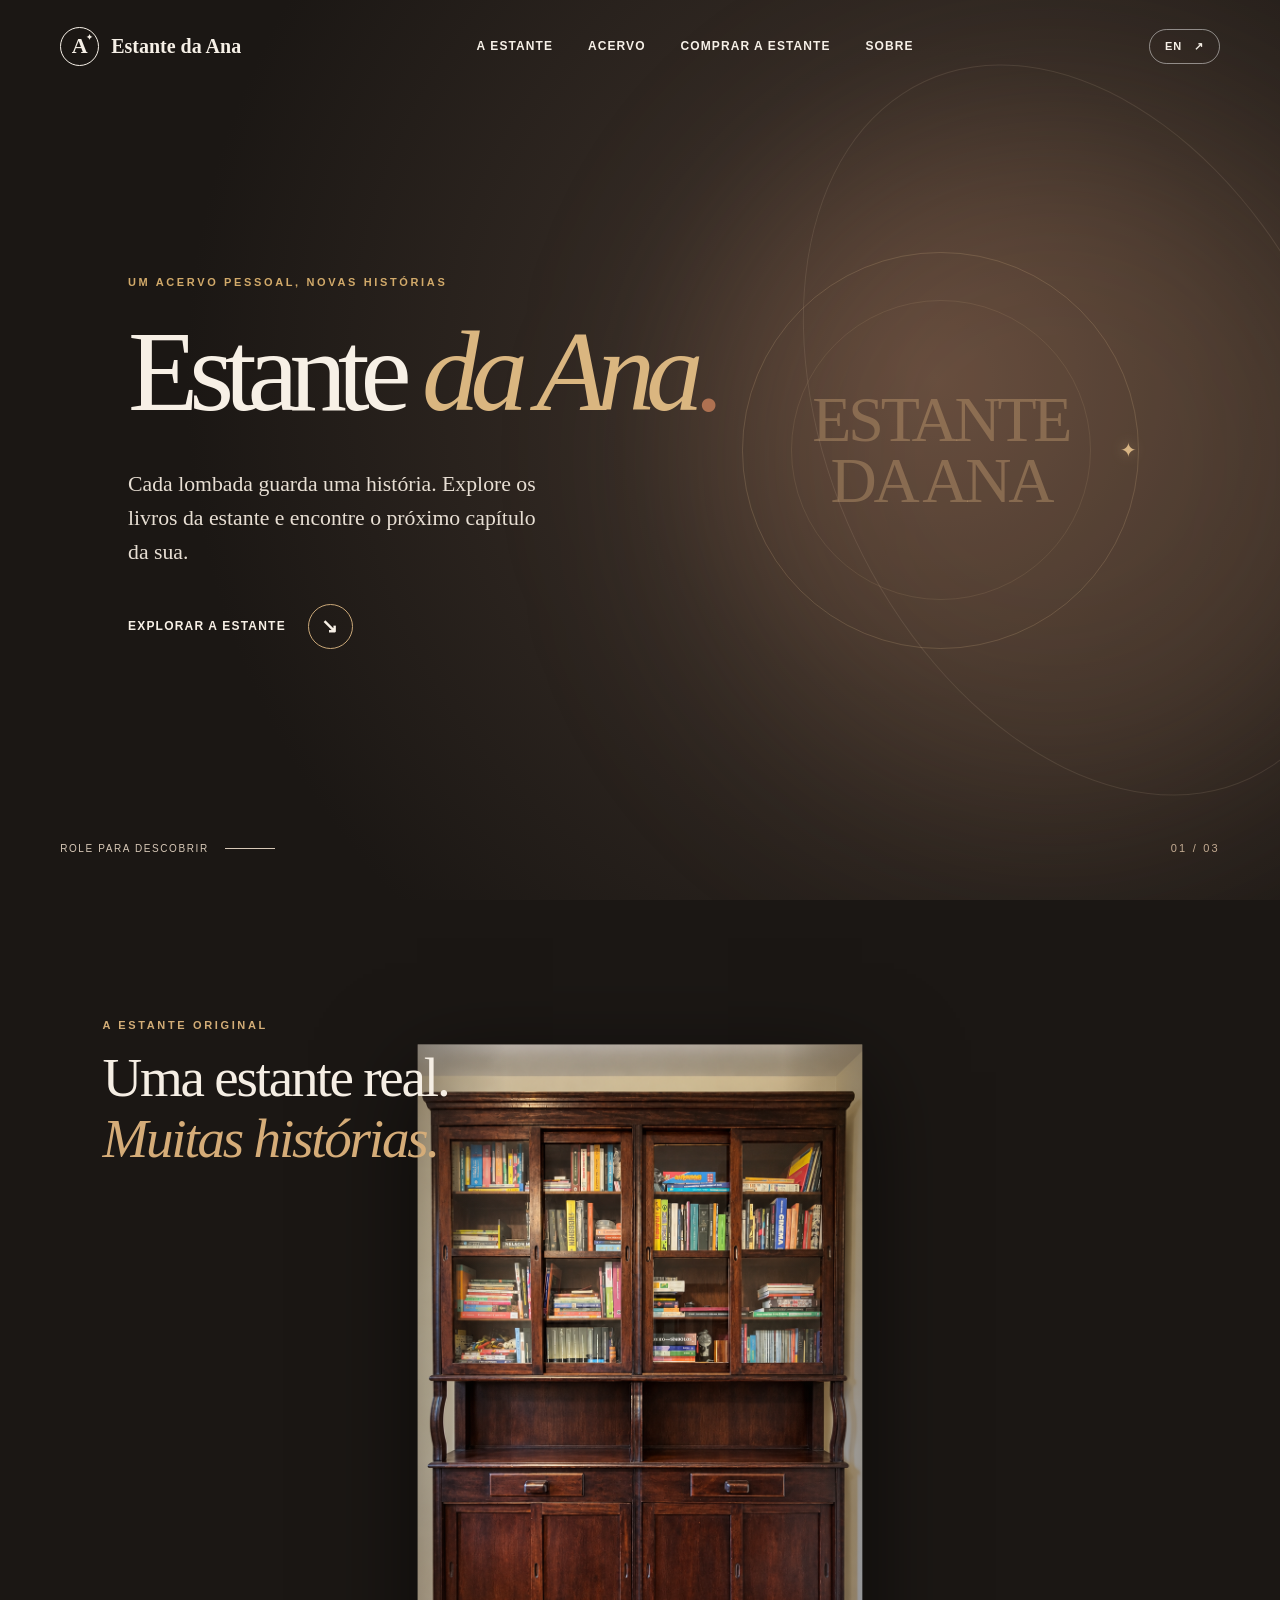
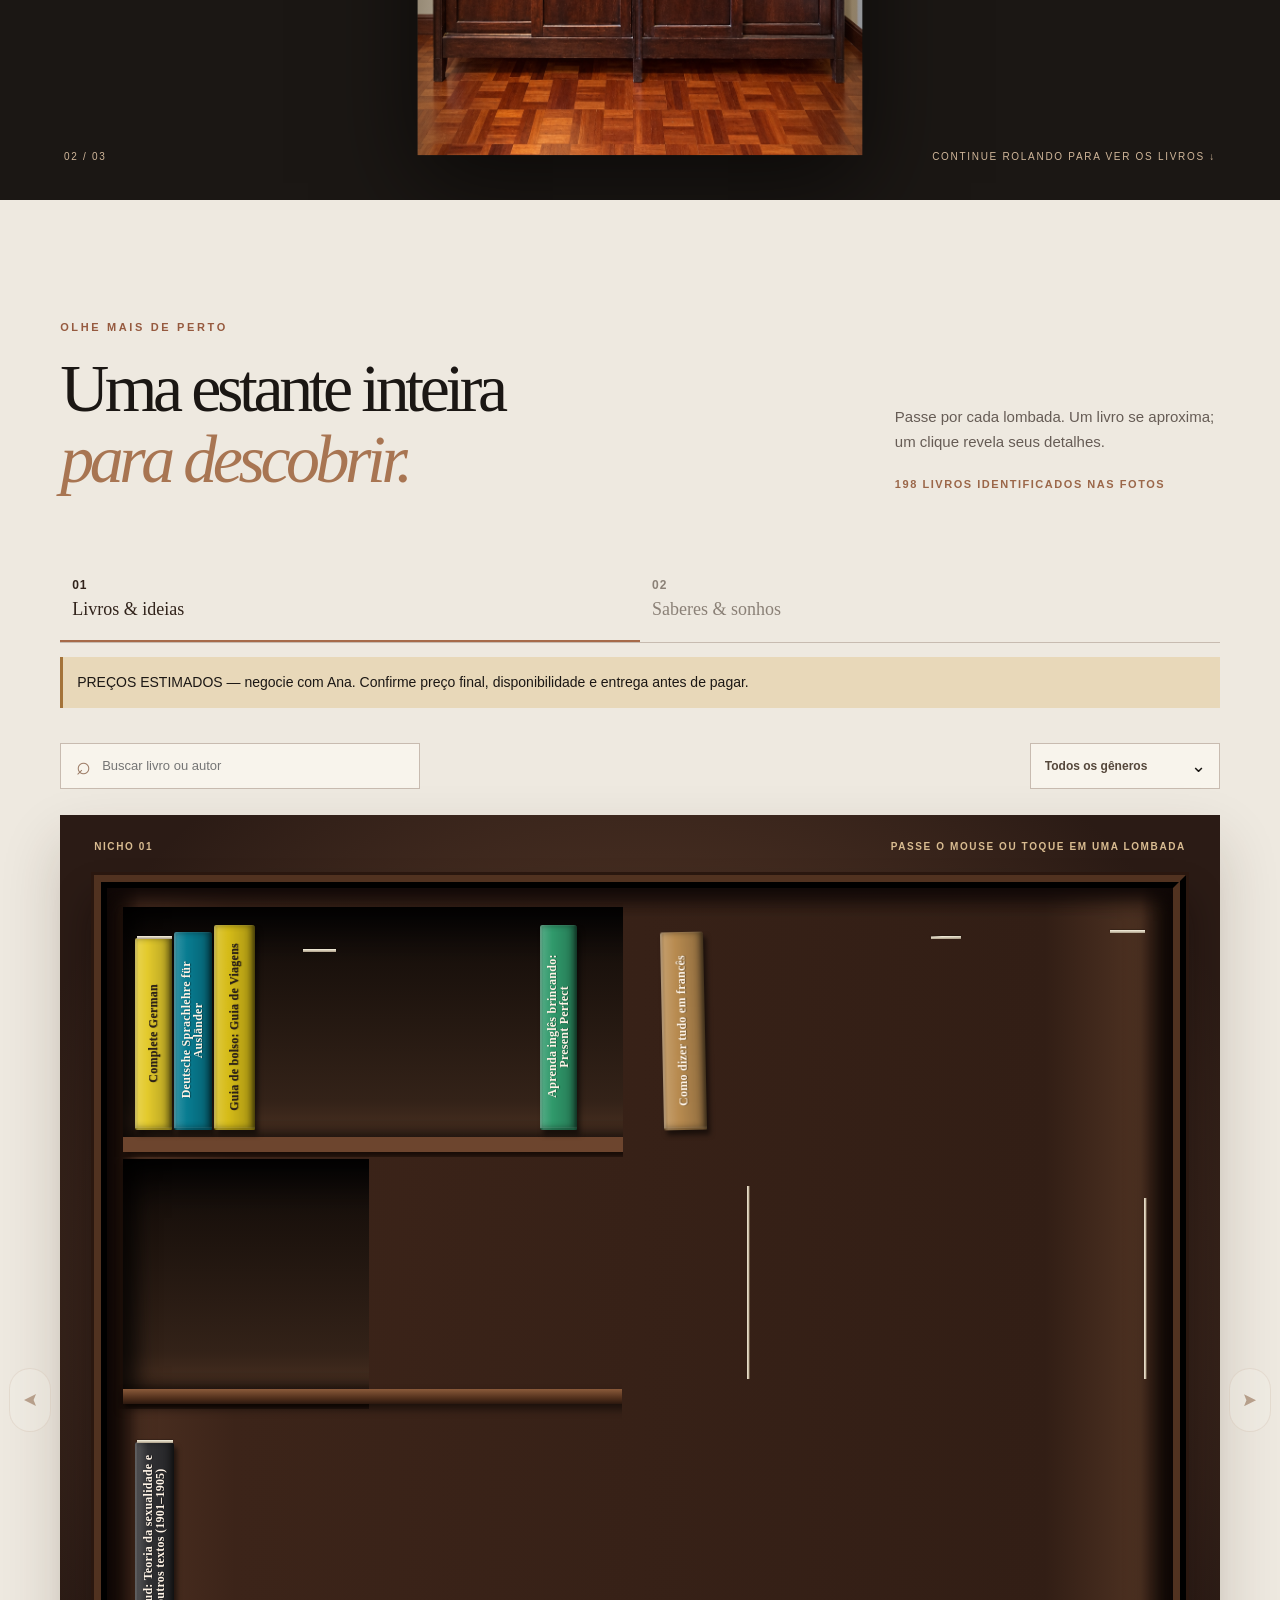
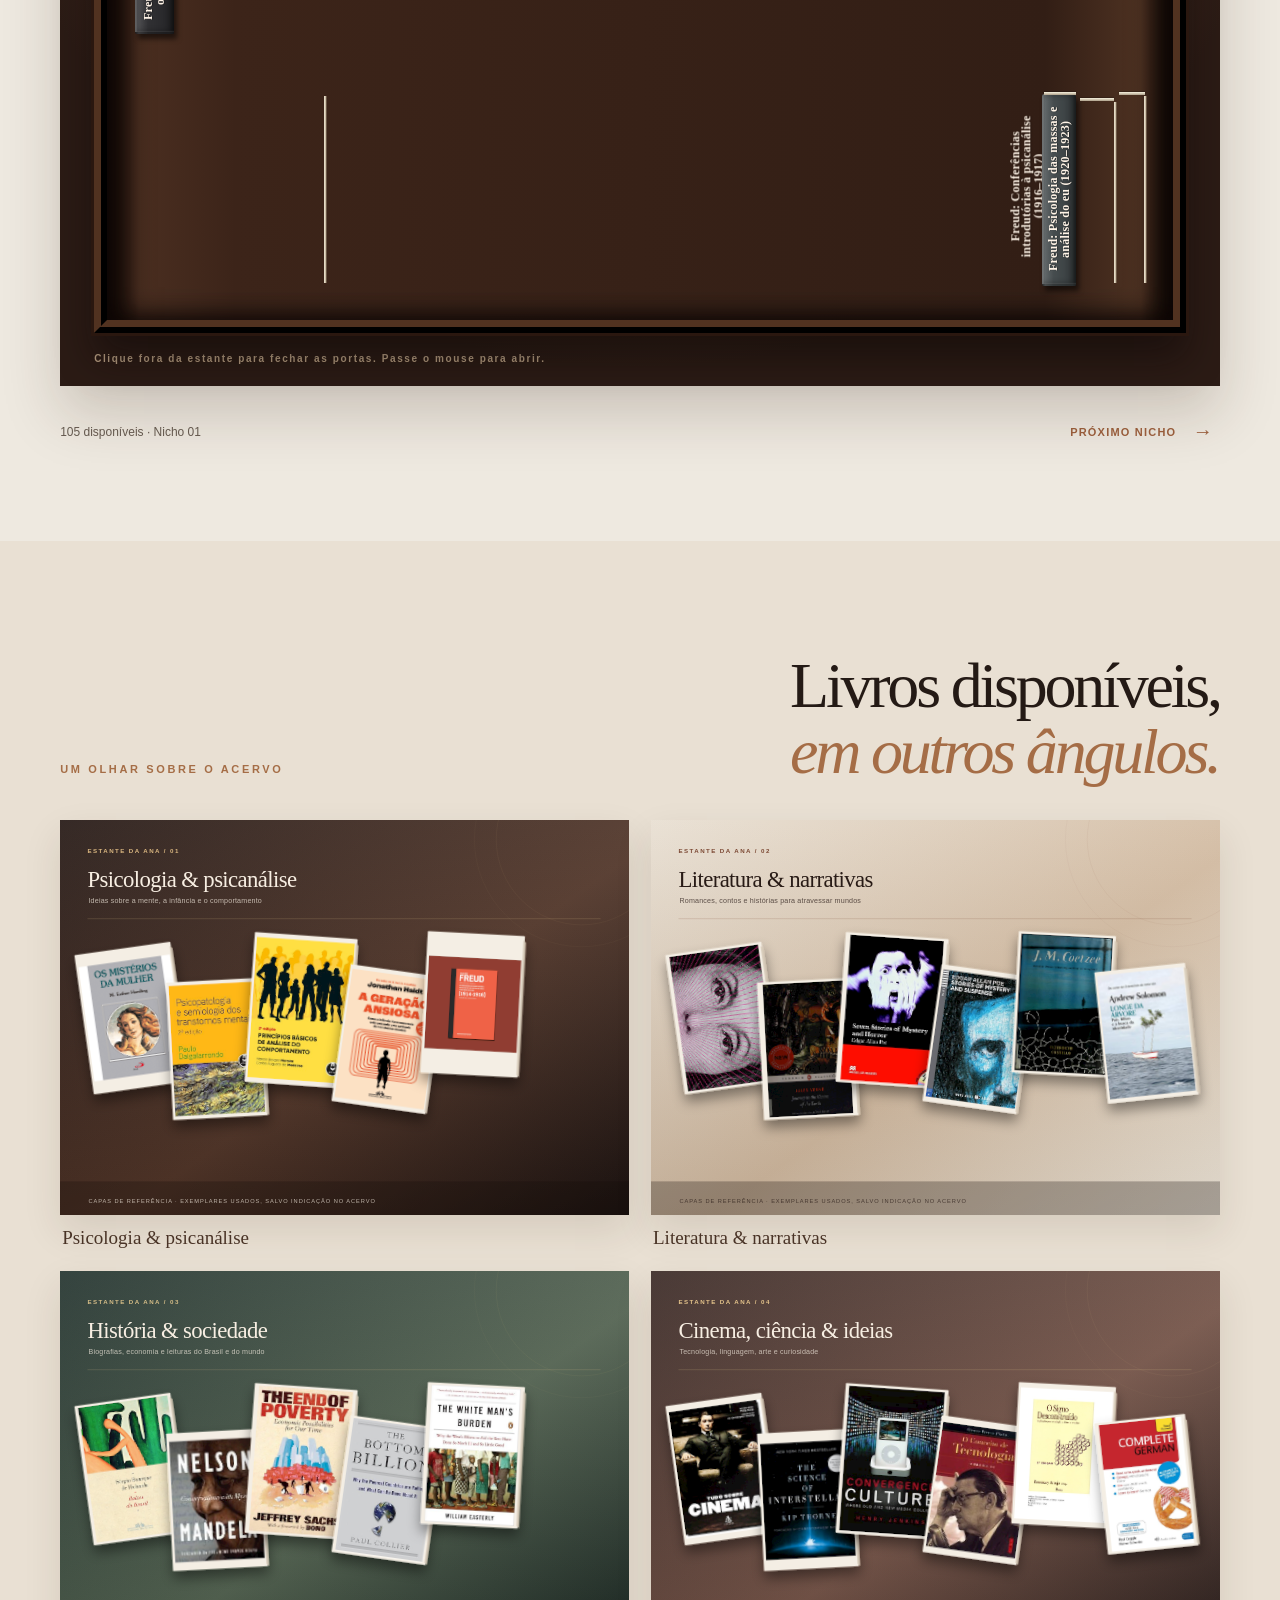
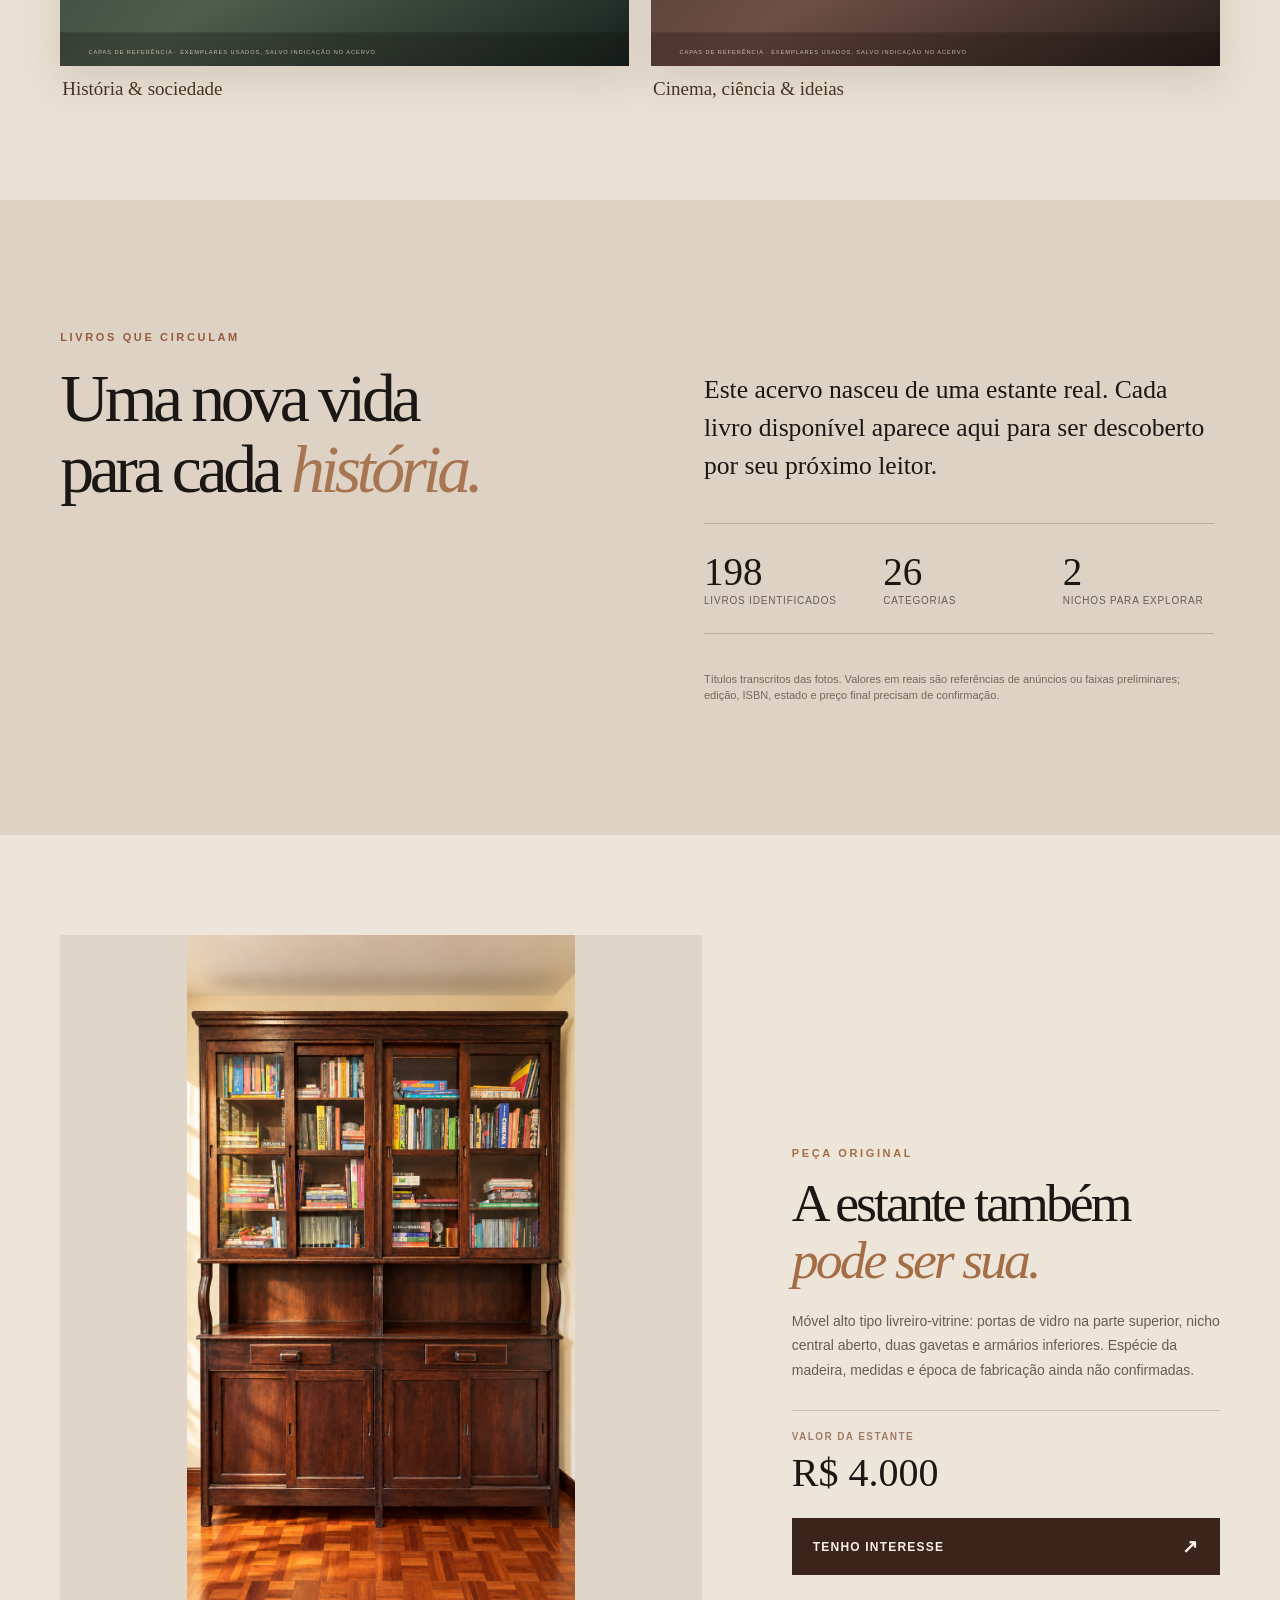
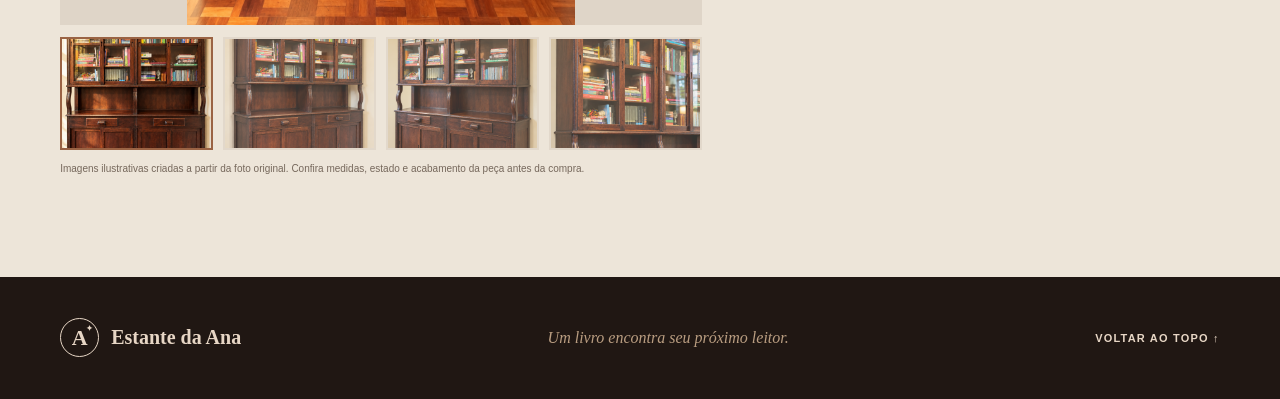
<file: index.html>
<!doctype html>
<html lang="pt-BR">
<head>
  <meta charset="utf-8">
  <meta name="viewport" content="width=device-width, initial-scale=1">
  <meta name="referrer" content="no-referrer">
  <meta http-equiv="Content-Security-Policy" content="default-src 'self'; script-src 'self'; style-src 'self' 'unsafe-inline' https://fonts.googleapis.com; font-src 'self' https://fonts.gstatic.com; img-src 'self' data: blob: https:; connect-src 'self' https://www.googleapis.com https://openlibrary.org; object-src 'none'; base-uri 'self'; form-action 'none'; upgrade-insecure-requests">
  <meta name="theme-color" content="#1b1714">
  <meta name="description" content="Estante da Ana: um acervo de livros usados para explorar, descobrir e comprar.">
  <title>Estante da Ana — livros com história</title>
  <link rel="preconnect" href="https://fonts.googleapis.com">
  <link rel="preconnect" href="https://fonts.gstatic.com" crossorigin>
  <link href="https://fonts.googleapis.com/css2?family=DM+Sans:wght@400;500;600;700&family=Playfair+Display:wght@400;500;600;700&display=swap" rel="stylesheet">
  <link rel="stylesheet" href="style.css">
  <script src="site-config.js" defer></script>
  <script src="catalog.js" defer></script>
  <script src="inventory-status.js" defer></script>
  <script src="app.js" defer></script>
  <script src="commerce.js" defer></script>
  <script type="module" src="book3d.js"></script>
</head>
<body>
  <header class="site-header">
    <a class="brand" href="#inicio" aria-label="Estante da Ana — início"><span class="brand-mark">A<span>✦</span></span><span>Estante da Ana</span></a>
    <nav aria-label="Navegação principal">
      <a href="#estante" data-i18n="navShelf">A estante</a>
      <a href="#acervo" data-i18n="navCatalog">Acervo</a>
      <a href="#estante-a-venda" data-i18n="navBookcase">Estante à venda</a>
      <a href="#sobre" data-i18n="navAbout">Sobre</a>
    </nav>
    <button id="language-toggle" class="language-toggle" type="button" aria-label="Switch to English">EN <span aria-hidden="true">↗</span></button>
  </header>

  <main>
    <section id="inicio" class="intro" aria-labelledby="intro-title">
      <div class="intro-glow" aria-hidden="true"></div>
      <div class="intro-copy">
        <p class="eyebrow" data-i18n="heroEyebrow">UM ACERVO PESSOAL, NOVAS HISTÓRIAS</p>
        <h1 id="intro-title">Estante <em>da Ana</em><span class="period">.</span></h1>
        <p class="intro-description" data-i18n="heroDescription">Cada lombada guarda uma história. Explore os livros da estante e encontre o próximo capítulo da sua.</p>
        <a class="round-link" href="#estante"><span data-i18n="explore">Explorar a estante</span><span class="round-arrow" aria-hidden="true">↘</span></a>
      </div>
      <div class="intro-orbit" aria-hidden="true"><span>ESTANTE<br>DA ANA</span><i>✦</i></div>
      <div class="scroll-cue"><span data-i18n="scroll">Role para descobrir</span><div class="scroll-line"></div></div>
      <div class="intro-index">01 / 03</div>
    </section>

    <section id="estante" class="cabinet-story" aria-label="Revelação da estante">
      <div class="cabinet-sticky">
        <div class="story-heading"><p class="eyebrow" data-i18n="storyEyebrow">A ESTANTE ORIGINAL</p><h2 data-i18n="storyTitle">Abra as portas.<br><em>Entre na história.</em></h2></div>
        <div class="photo-stage" aria-hidden="true"><img src="ref/bookcase-clean-v2.png" alt=""><div class="photo-vignette"></div></div>
        <div class="story-bottom"><span>02 / 03</span><span data-i18n="storyScroll">CONTINUE ROLANDO PARA VER OS LIVROS ↓</span></div>
      </div>
    </section>

    <section id="acervo" class="explore-section" aria-labelledby="explore-title">
      <div class="explore-head">
        <div><p class="eyebrow" data-i18n="catalogEyebrow">OLHE MAIS DE PERTO</p><h2 id="explore-title" data-i18n="catalogTitle">Uma estante inteira<br><em>para descobrir.</em></h2></div>
        <div class="explore-intro"><p data-i18n="catalogText">Passe por cada lombada. Um livro se aproxima; um clique revela seus detalhes.</p><span class="explore-count" id="count-top">—</span></div>
      </div>

      <div class="catalog-toolbar">
        <div class="bay-tabs" role="tablist" aria-label="Nichos da estante">
          <button type="button" class="bay-tab active" data-bay="1" role="tab" aria-selected="true">01 <span data-i18n="bay1">Livros & ideias</span></button>
          <button type="button" class="bay-tab" data-bay="2" role="tab" aria-selected="false">02 <span data-i18n="bay2">Saberes & sonhos</span></button>
        </div>
        <div class="filter-row">
          <label class="search-wrap"><span class="sr-only" data-i18n="searchLabel">Buscar livro ou autor</span><span aria-hidden="true">⌕</span><input id="search" type="search" placeholder="Buscar livro ou autor" autocomplete="off"></label>
          <label class="genre-wrap"><span class="sr-only" data-i18n="genreLabel">Filtrar por gênero</span><select id="genre-filter"><option value="" data-i18n="allGenres">Todos os gêneros</option></select></label>
        </div>
      </div>

      <div class="shelf-zone" id="shelf-zone">
        <button class="shelf-side-arrow shelf-side-arrow--prev" id="prev-bay-arrow" type="button" aria-label="Nichos anteriores" title="Nichos anteriores"><span aria-hidden="true">‹</span></button>
        <div class="zone-top"><span id="bay-label">NICHO 01</span><span data-i18n="zoneHint">PASSE O MOUSE OU TOQUE EM UMA LOMBADA</span></div>
        <div class="shelf-frame" id="shelf-frame" aria-label="Livros organizados em quatro prateleiras"><div id="shelves"></div><div class="cabinet-doors" aria-hidden="true"><div></div><div></div></div></div>
        <button class="shelf-side-arrow shelf-side-arrow--next" id="next-bay-arrow" type="button" aria-label="Próximos nichos" title="Próximos nichos"><span aria-hidden="true">›</span></button>
        <div class="zone-bottom"><span data-i18n="clickOutside">Clique fora da estante para fechar as portas. Passe o mouse para abrir.</span></div>
      </div>

      <div class="catalog-foot"><p id="catalog-result">—</p><button id="next-bay" type="button"><span data-i18n="nextBay">Próximo nicho</span> <span aria-hidden="true">→</span></button></div>
    </section>

    <section id="fotos-do-acervo" class="collage-section" aria-labelledby="collage-heading">
      <div class="collage-heading"><p class="eyebrow" data-i18n="collageEyebrow">UM OLHAR SOBRE O ACERVO</p><h2 id="collage-heading" data-i18n="collageTitle">Livros disponíveis,<br><em>em outros ângulos.</em></h2></div>
      <div class="collage-grid">
        <figure><img src="collages/psicologia.svg" alt="Colagem de livros de psicologia e psicanálise disponíveis no acervo" loading="lazy"><figcaption data-i18n="collagePsychology">Psicologia & psicanálise</figcaption></figure>
        <figure><img src="collages/literatura.svg" alt="Colagem de romances e contos disponíveis no acervo" loading="lazy"><figcaption data-i18n="collageLiterature">Literatura & narrativas</figcaption></figure>
        <figure><img src="collages/humanidades.svg" alt="Colagem de livros de história, biografia e sociedade disponíveis" loading="lazy"><figcaption data-i18n="collageHumanities">História & sociedade</figcaption></figure>
        <figure><img src="collages/ideias.svg" alt="Colagem de livros de cinema, ciência, tecnologia e idiomas disponíveis" loading="lazy"><figcaption data-i18n="collageIdeas">Cinema, ciência & ideias</figcaption></figure>
      </div>
    </section>

    <section id="sobre" class="about-section"><div><p class="eyebrow" data-i18n="aboutEyebrow">LIVROS QUE CIRCULAM</p><h2 data-i18n="aboutTitle">Uma nova vida<br>para cada <em>história.</em></h2></div><div class="about-copy"><p data-i18n="aboutText">Este acervo nasceu de uma estante real. Cada livro disponível aparece aqui para ser descoberto por seu próximo leitor.</p><div class="stats"><div><strong id="stat-books">—</strong><span data-i18n="statBooks">livros identificados</span></div><div><strong id="stat-genres">—</strong><span data-i18n="statGenres">categorias</span></div><div><strong>2</strong><span data-i18n="statBays">nichos para explorar</span></div></div><p class="catalog-caveat" data-i18n="caveat">Títulos transcritos das fotos. Edição, ISBN, estado e preço precisam de confirmação antes da venda.</p></div></section>

    <section id="estante-a-venda" class="furniture-sale" aria-labelledby="furniture-title">
      <div class="furniture-gallery">
        <figure class="furniture-main"><img id="furniture-main-image" src="furniture/bookcase-front.png" alt="Vista frontal da estante de madeira escura no mesmo ambiente" loading="lazy"></figure>
        <div class="furniture-thumbnails" role="group" aria-label="Fotos da estante">
          <button type="button" class="furniture-thumb active" data-image="furniture/bookcase-front.png" data-alt="Vista frontal da estante"><img src="furniture/bookcase-front.png" alt="" loading="lazy"></button>
          <button type="button" class="furniture-thumb" data-image="furniture/bookcase-left-angle.png" data-alt="Vista em perspectiva pelo lado esquerdo da estante"><img src="furniture/bookcase-left-angle.png" alt="" loading="lazy"></button>
          <button type="button" class="furniture-thumb" data-image="furniture/bookcase-right-angle.png" data-alt="Vista em perspectiva pelo lado direito da estante"><img src="furniture/bookcase-right-angle.png" alt="" loading="lazy"></button>
          <button type="button" class="furniture-thumb" data-image="furniture/bookcase-detail.png" data-alt="Detalhe da madeira, portas de vidro e prateleiras"><img src="furniture/bookcase-detail.png" alt="" loading="lazy"></button>
        </div>
        <p class="furniture-disclaimer" data-i18n="furnitureImageNote">Imagens ilustrativas criadas a partir da foto original. Confira medidas, estado e acabamento da peça antes da compra.</p>
      </div>
      <div class="furniture-copy">
        <p class="eyebrow" data-i18n="furnitureEyebrow">PEÇA ORIGINAL</p>
        <h2 id="furniture-title" data-i18n="furnitureTitle">A estante também<br><em>pode ser sua.</em></h2>
        <p data-i18n="furnitureDescription">Estante de madeira escura com portas de vidro, prateleira central, gavetas e armários inferiores.</p>
        <div class="furniture-price"><span data-i18n="furniturePriceLabel">VALOR DA ESTANTE</span><strong>R$ 4.000</strong></div>
        <button id="furniture-interest" class="buy-button" type="button"><span data-i18n="furnitureInterest">Tenho interesse</span><span aria-hidden="true">↗</span></button>
        <div id="furniture-interest-note" class="furniture-interest-note" hidden><p data-i18n="furnitureDemo">Demonstração: este botão não envia dados nem realiza pagamento. Confirme entrega, medidas e estado da peça diretamente antes da compra.</p><div class="contact-actions"><a id="furniture-contact-whatsapp" href="#" data-i18n="contactWhatsapp">WhatsApp</a></div><p id="furniture-contact-result" aria-live="polite"></p></div>
      </div>
    </section>
  </main>

  <footer><a class="brand" href="#inicio"><span class="brand-mark">A<span>✦</span></span><span>Estante da Ana</span></a><p data-i18n="footer">Um livro encontra seu próximo leitor.</p><a href="#inicio" data-i18n="backTop">Voltar ao topo ↑</a></footer>

  <div id="hover-preview" class="hover-preview" aria-hidden="true"><div class="preview-book"><div class="preview-pages"></div><div class="preview-spine"></div><div class="preview-cover"><img id="preview-cover-image" class="real-cover" alt="" hidden><span class="cover-kicker" id="preview-genre"></span><strong id="preview-title"></strong><span id="preview-author"></span><small data-i18n="illustrative">CAPA ILUSTRATIVA</small></div></div><div class="preview-info"><span class="eyebrow" id="preview-location"></span><h3 id="preview-heading"></h3><p id="preview-description"></p><div class="preview-meta"><span id="preview-price"></span><span data-i18n="clickDetails">CLIQUE PARA VER DETALHES ↗</span></div></div></div>

  <dialog id="book-dialog" class="book-dialog" aria-labelledby="dialog-title"><button class="dialog-close" id="dialog-close" type="button" aria-label="Fechar">×</button><div class="dialog-layout"><div class="dialog-visual"><div class="dialog-book"><div class="dialog-pages"></div><div class="dialog-book-spine"></div><div class="dialog-book-cover"><img id="dialog-cover-image" class="real-cover" alt="" hidden><span id="dialog-cover-genre"></span><strong id="dialog-cover-title"></strong><span id="dialog-cover-author"></span><small data-i18n="illustrative">CAPA ILUSTRATIVA</small></div></div><p id="dialog-cover-note" data-i18n="coverNote">A capa é uma representação visual. A edição e a capa física ainda precisam ser confirmadas.</p></div><div class="dialog-copy"><p class="eyebrow" id="dialog-location"></p><h2 id="dialog-title"></h2><p class="dialog-author" id="dialog-author"></p><p id="dialog-description"></p><dl class="book-facts"><div><dt data-i18n="genre">Gênero</dt><dd id="dialog-genre"></dd></div><div><dt data-i18n="condition">Estado</dt><dd id="dialog-condition"></dd></div><div><dt>ISBN</dt><dd id="dialog-isbn"></dd></div><div><dt id="dialog-fact-label">Sobre esta obra</dt><dd><span id="dialog-dynamic-fact"></span><br><a id="dialog-fact-source" target="_blank" rel="noopener noreferrer" hidden>Fonte da informação ↗</a></dd></div></dl><div class="price-block"><span data-i18n="suggestedPrice">Preço sugerido</span><strong id="dialog-price"></strong><small id="dialog-price-note"></small><a id="dialog-price-source" target="_blank" rel="noopener" href="#" data-i18n="priceReference">Ver referência de mercado ↗</a></div><a class="buy-button" id="buy-button" href="#"><span data-i18n="buyDemo">Fale sobre este livro</span><span aria-hidden="true">↗</span></a><div id="order-demo" class="order-demo" hidden><h3 data-i18n="contactQuoteTitle">Contato e cotação de frete</h3><p data-i18n="contactQuoteText">Informe o CEP de entrega. A mensagem fica preparada no seu aplicativo de e-mail ou WhatsApp; nada é enviado pelo site.</p><div class="contact-actions"><a id="contact-whatsapp" href="#" data-i18n="contactWhatsapp">WhatsApp</a></div><p id="demo-result" aria-live="polite"></p></div></div></div></dialog>
</body>
</html>
</file>
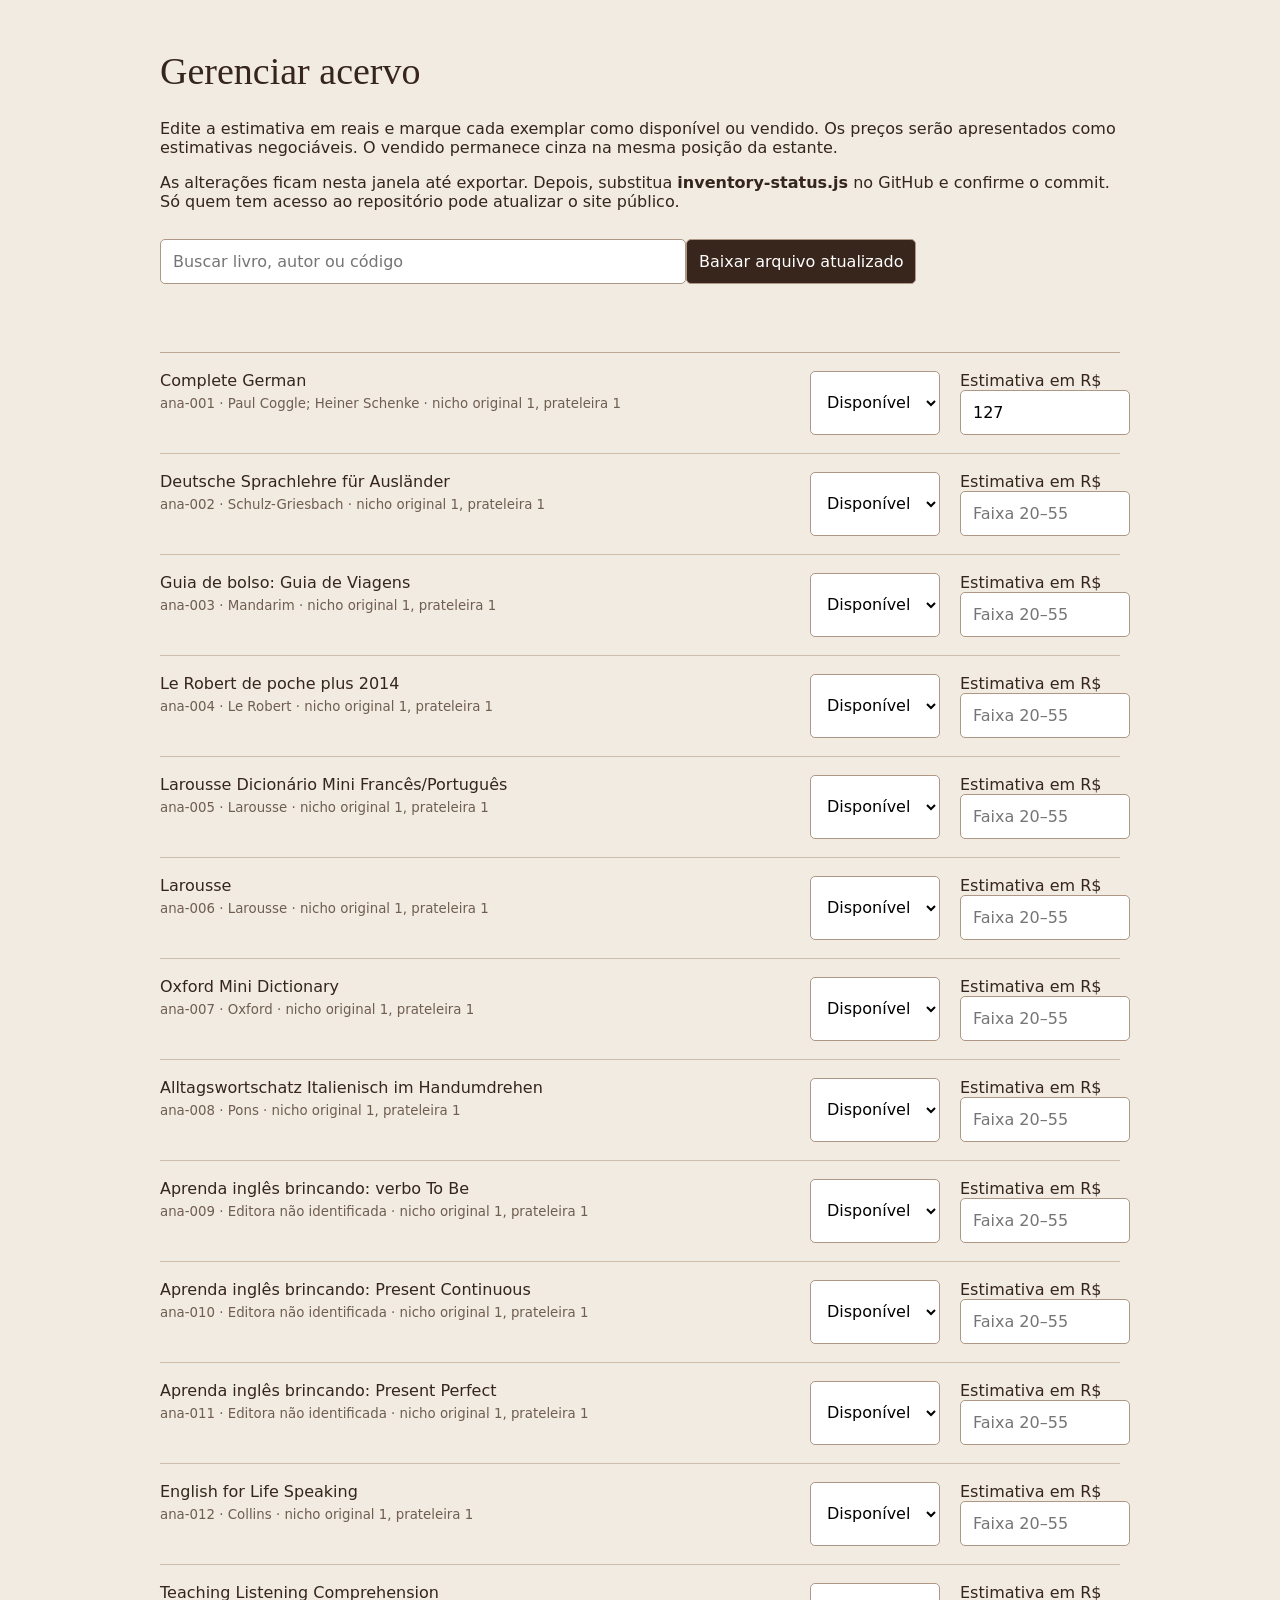
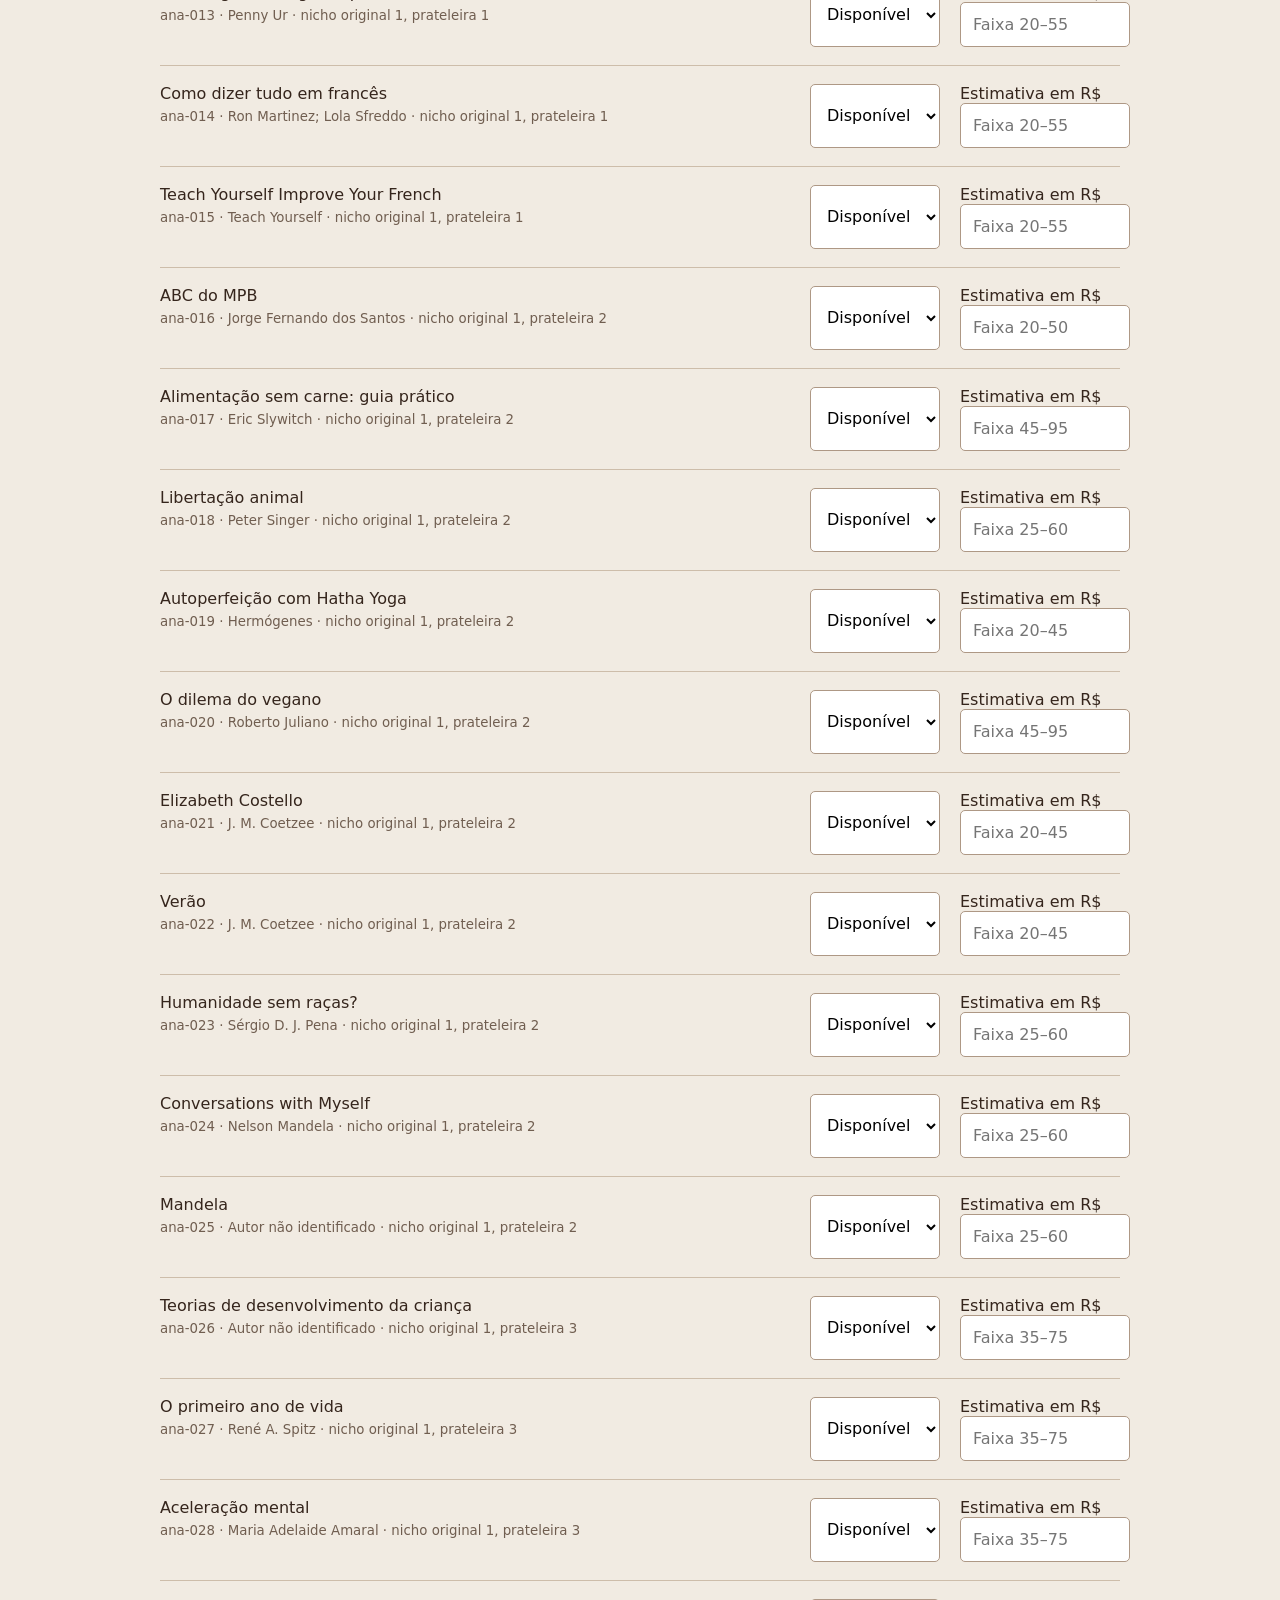
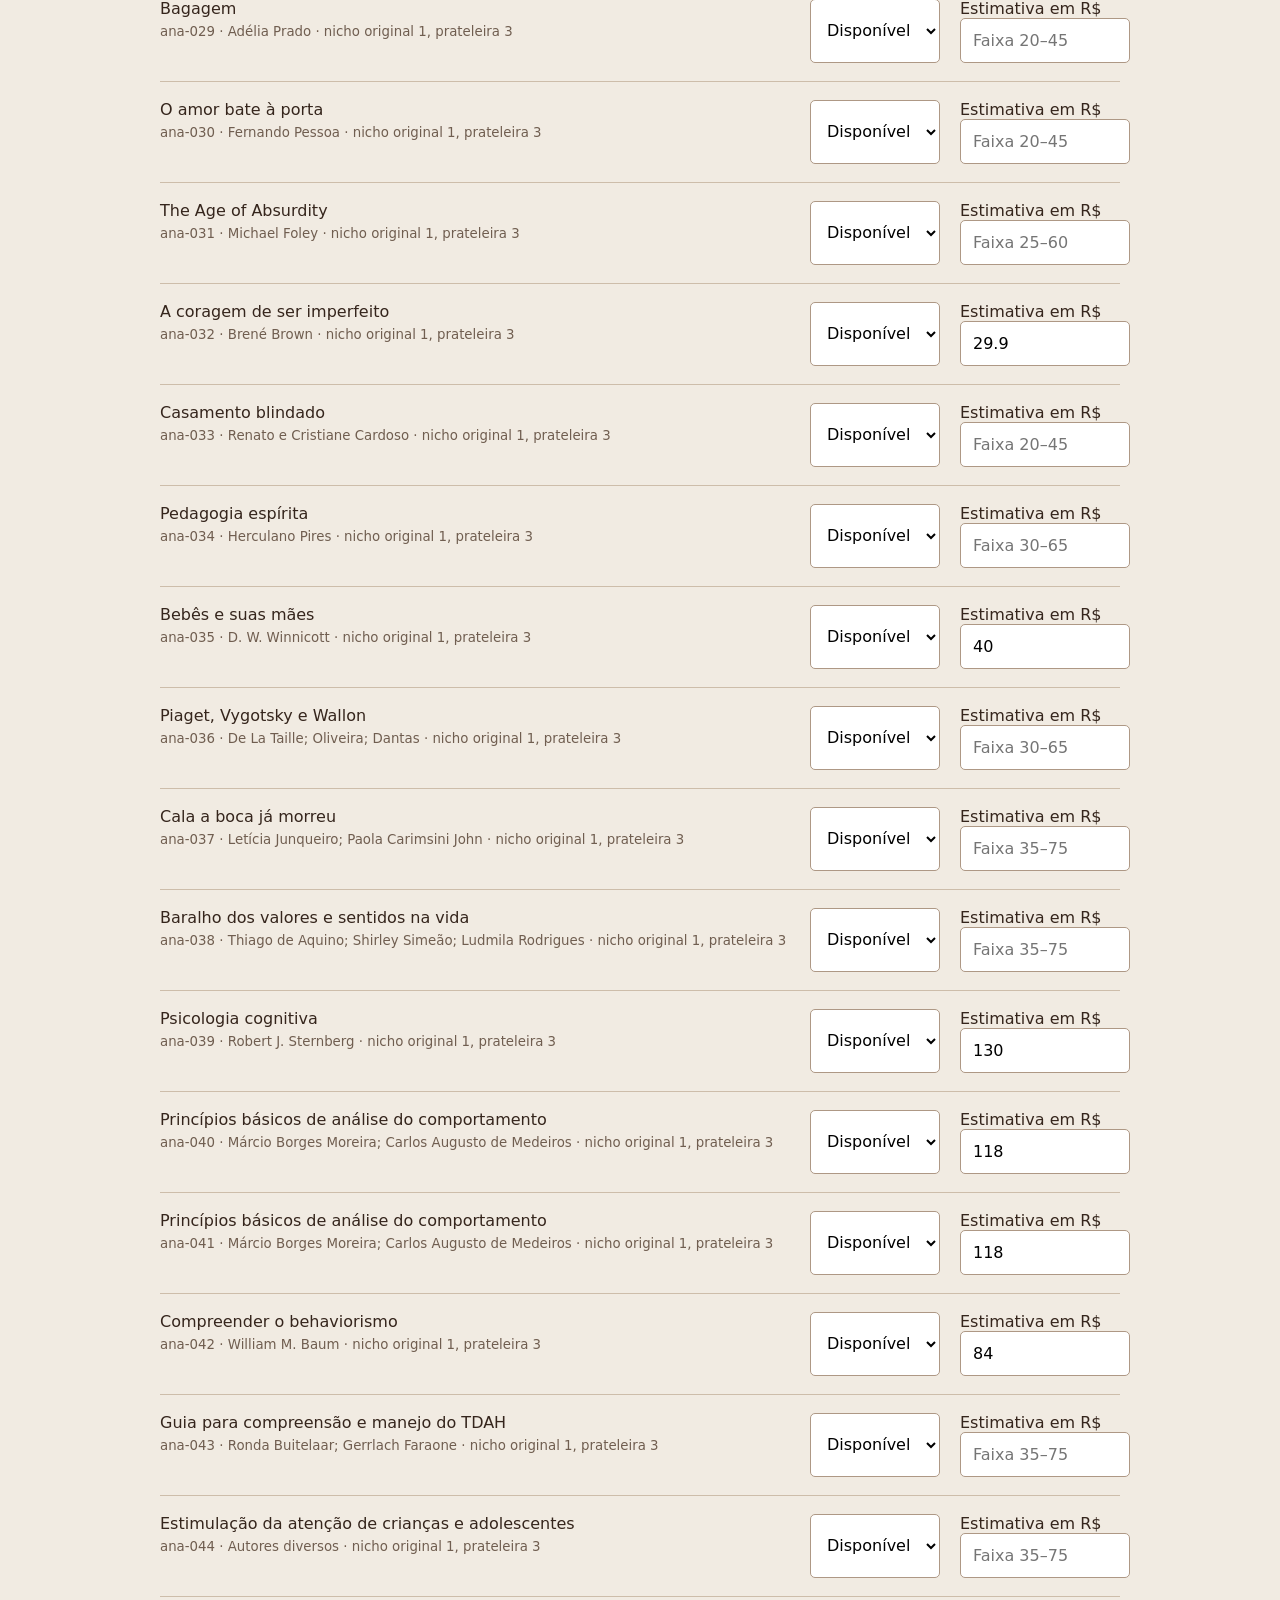
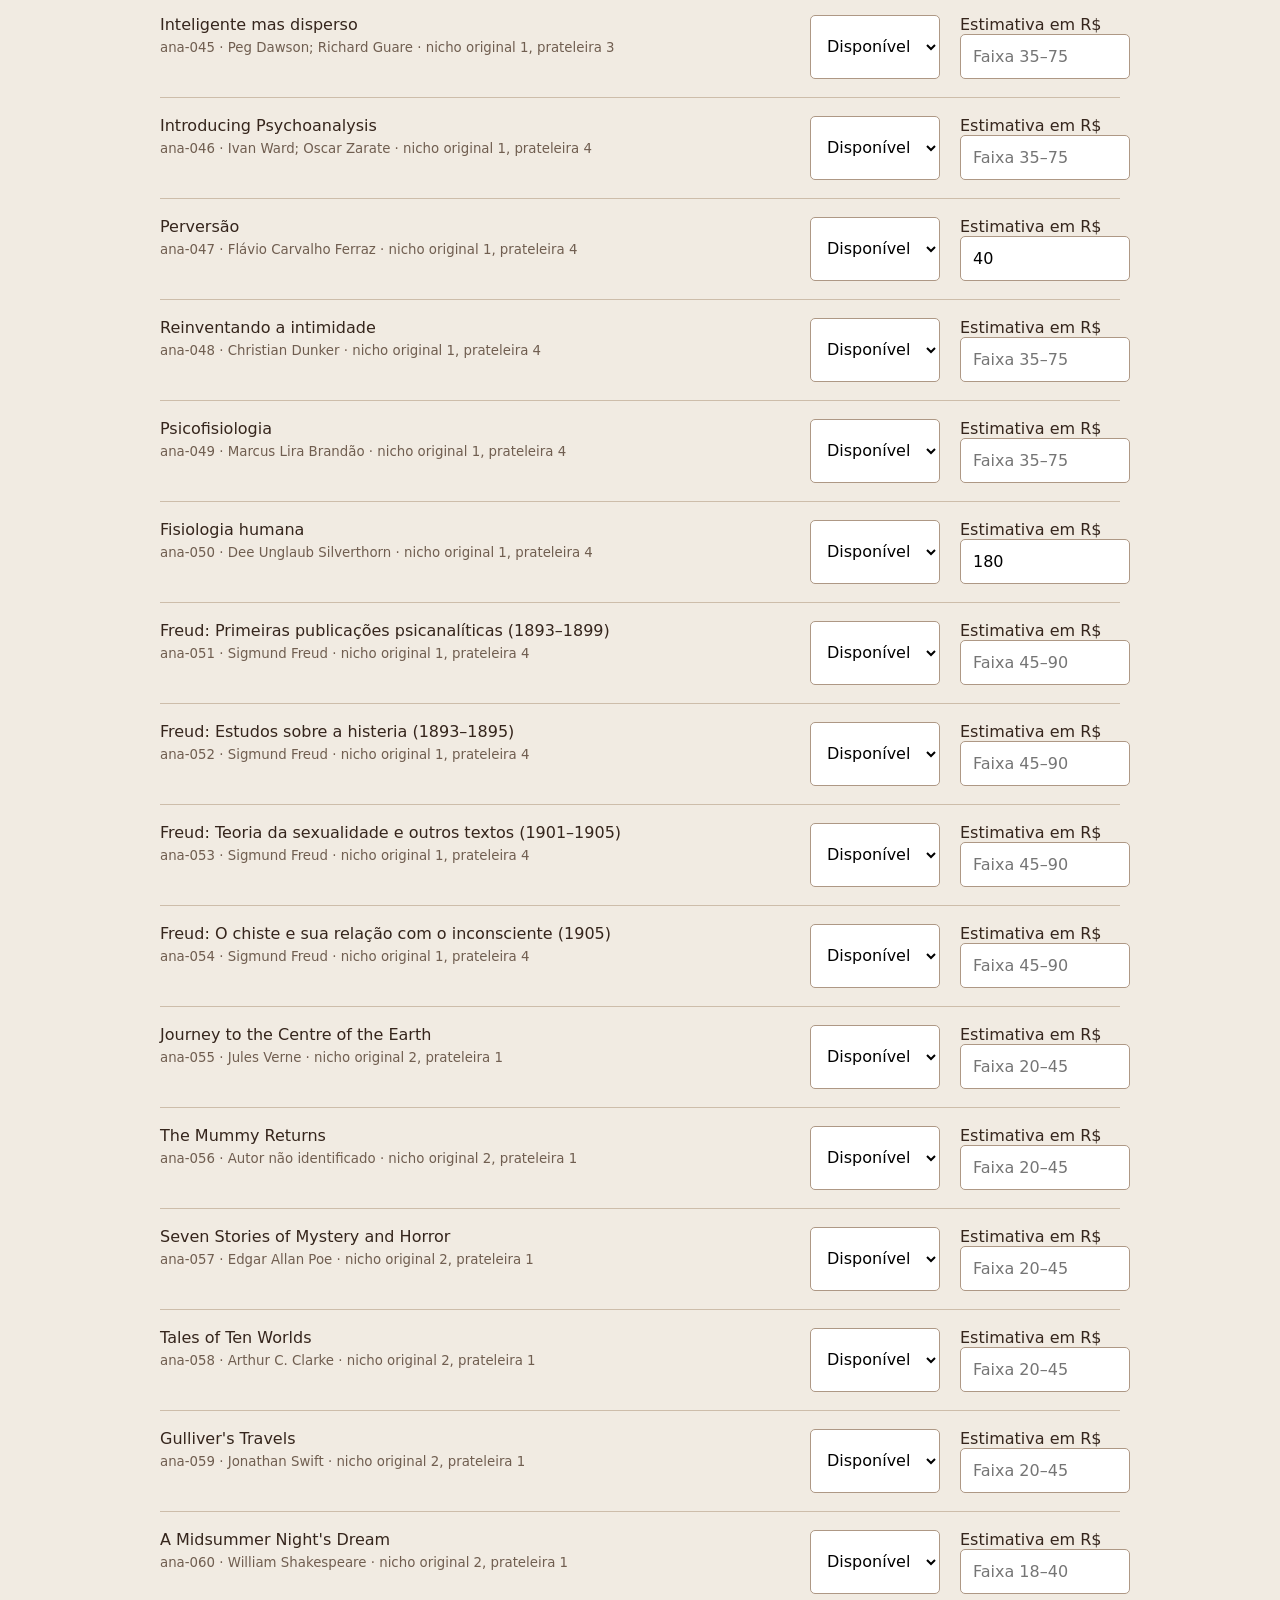
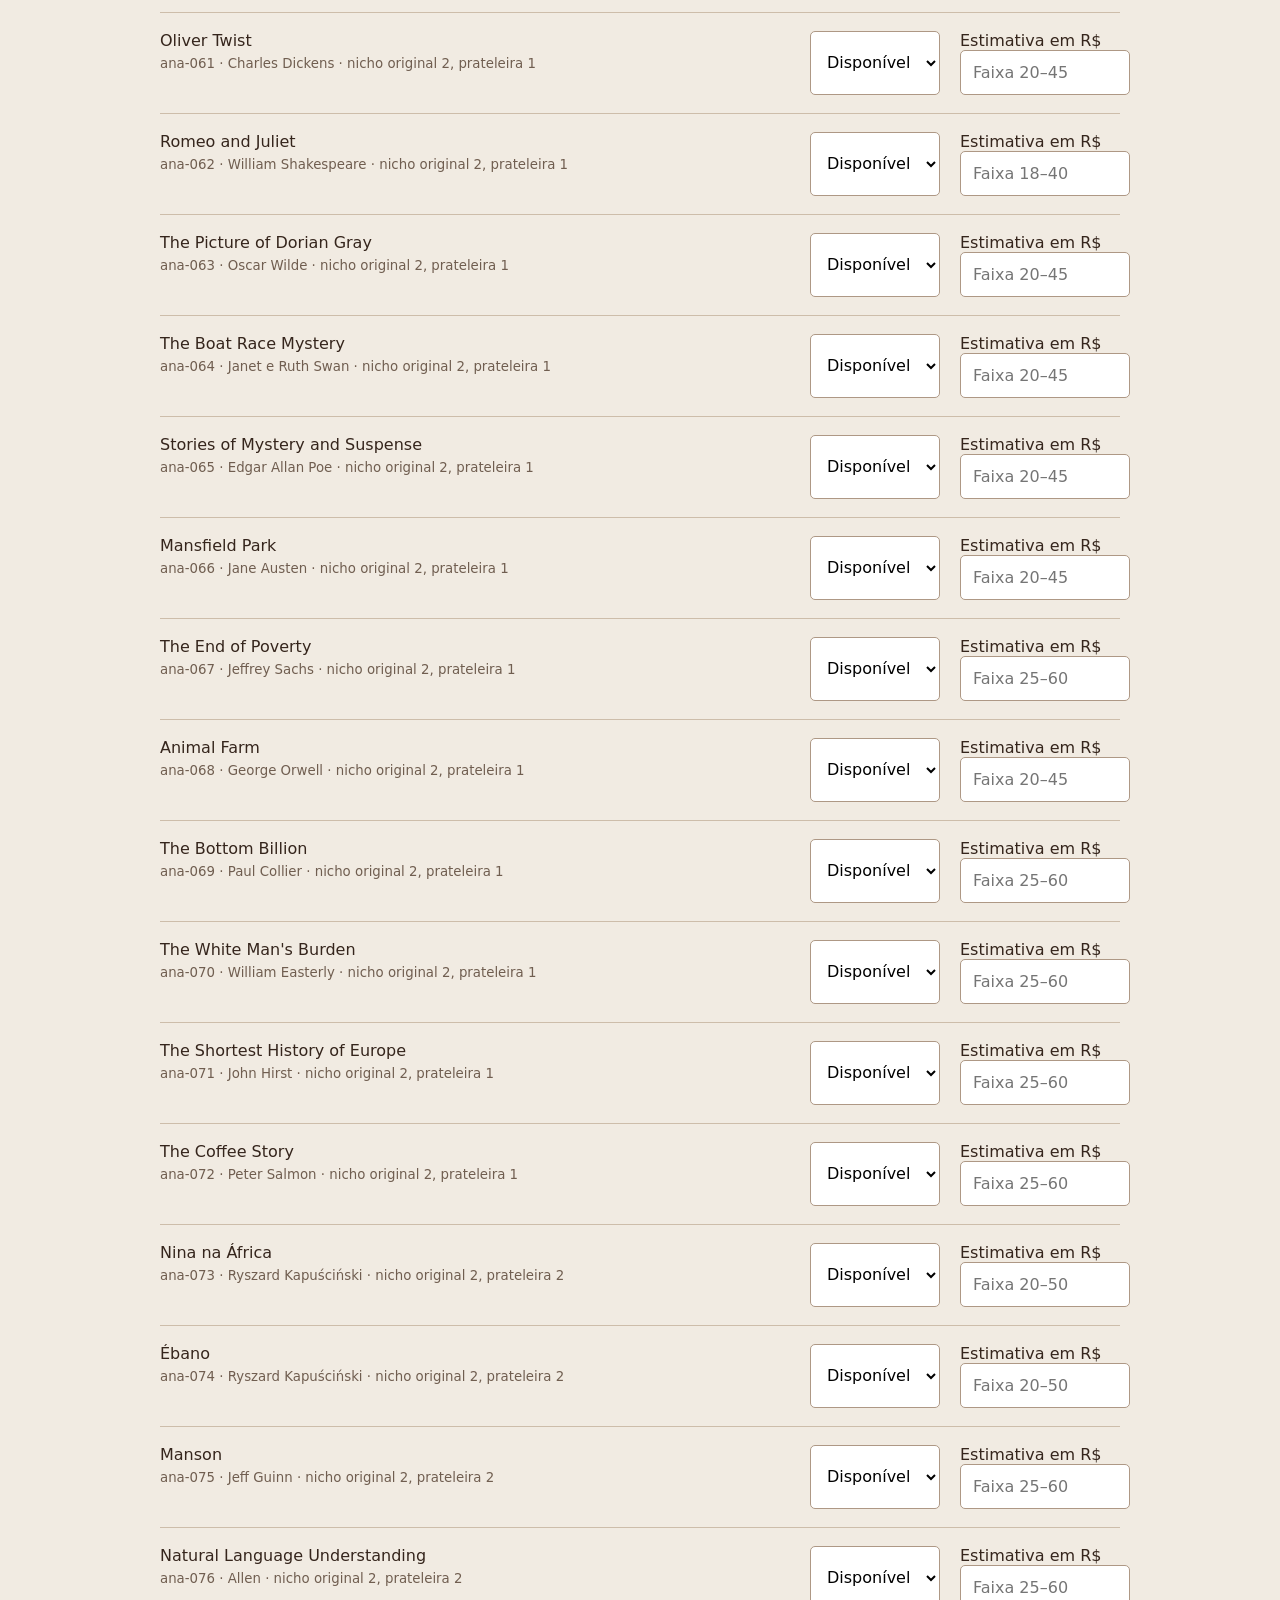
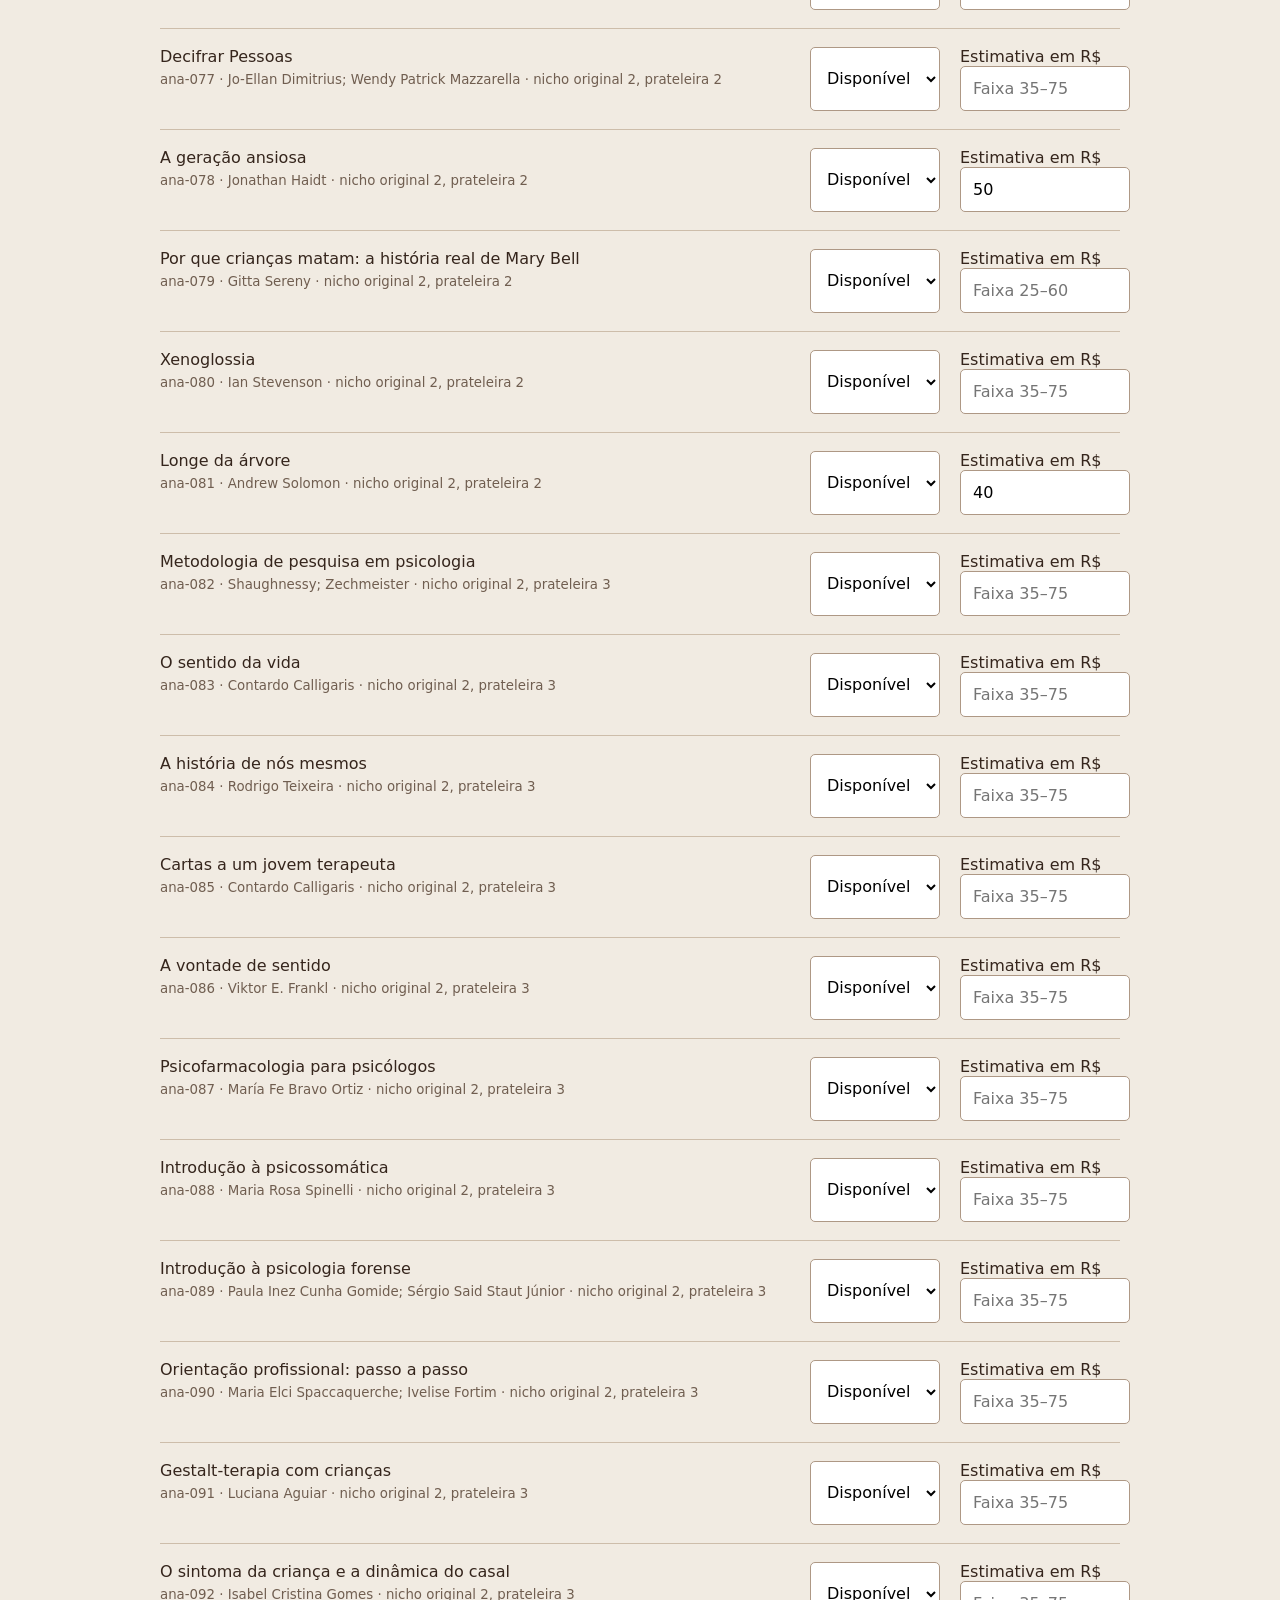
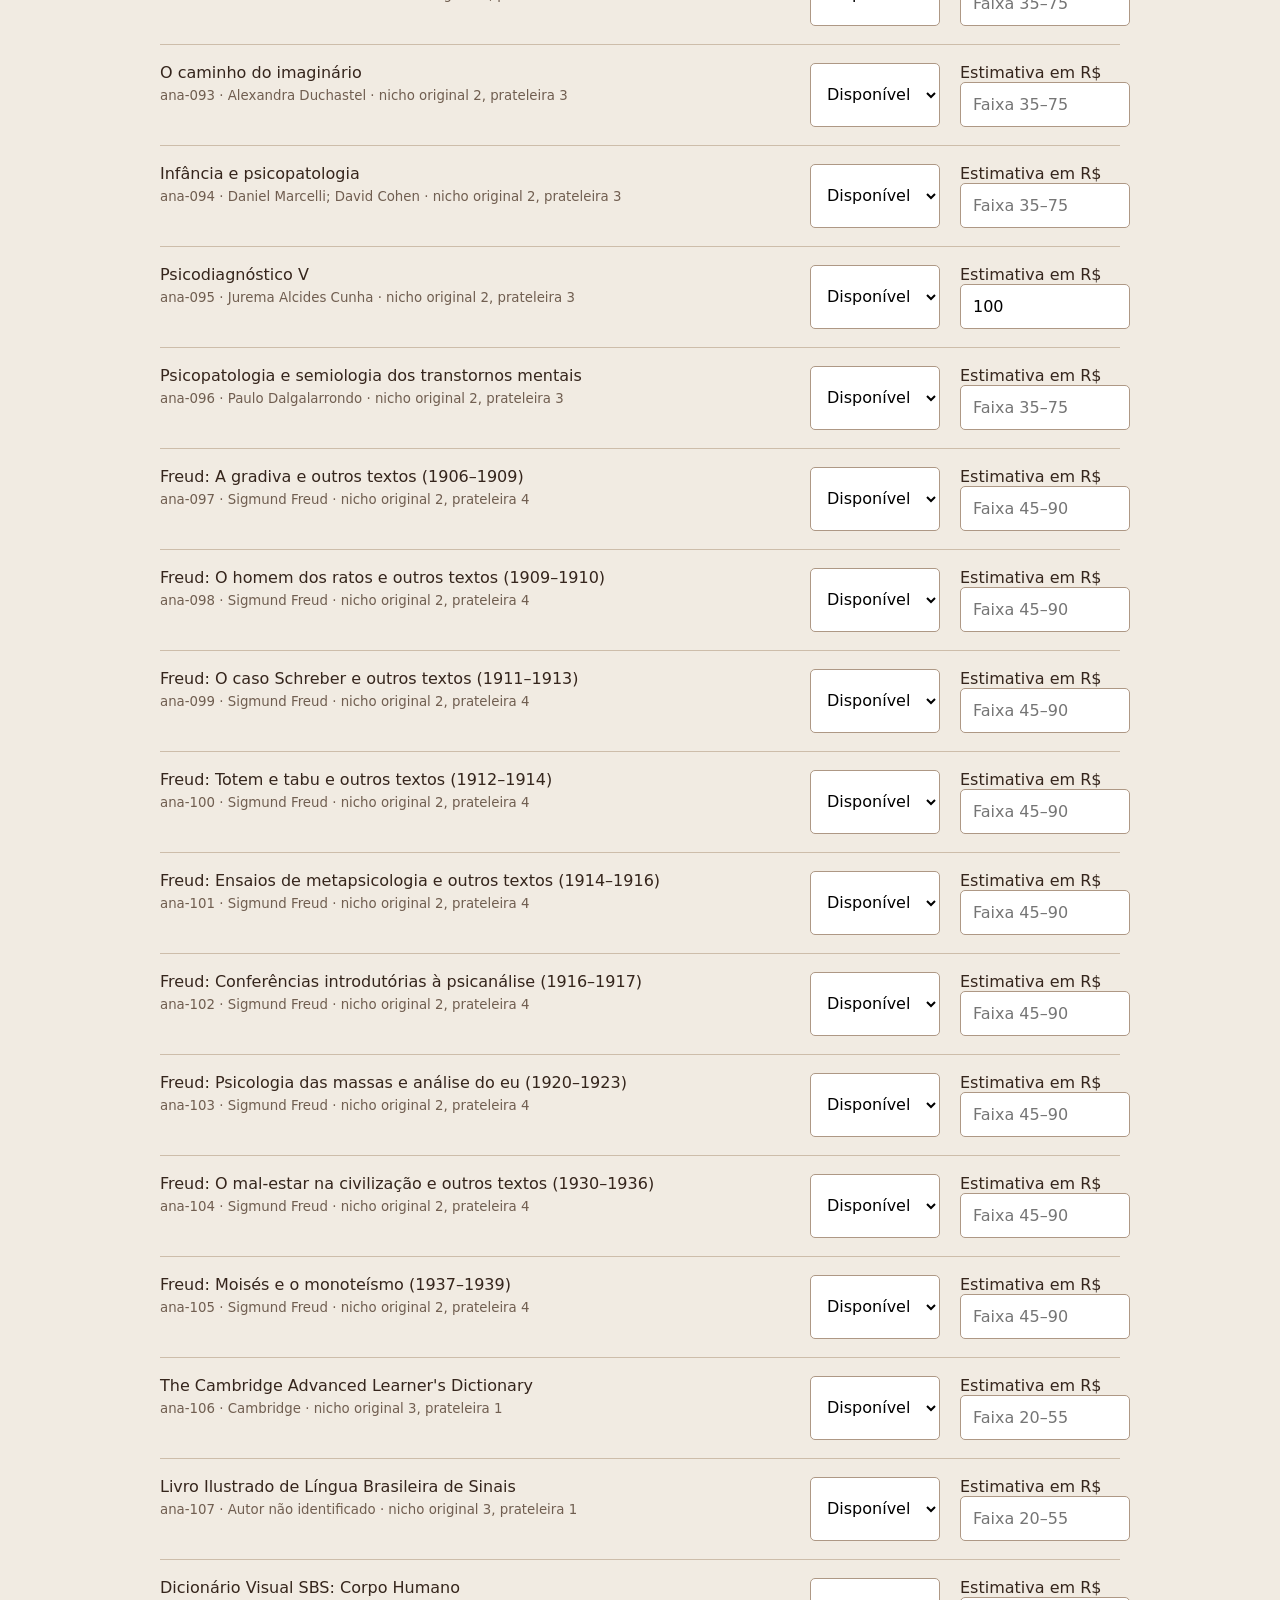
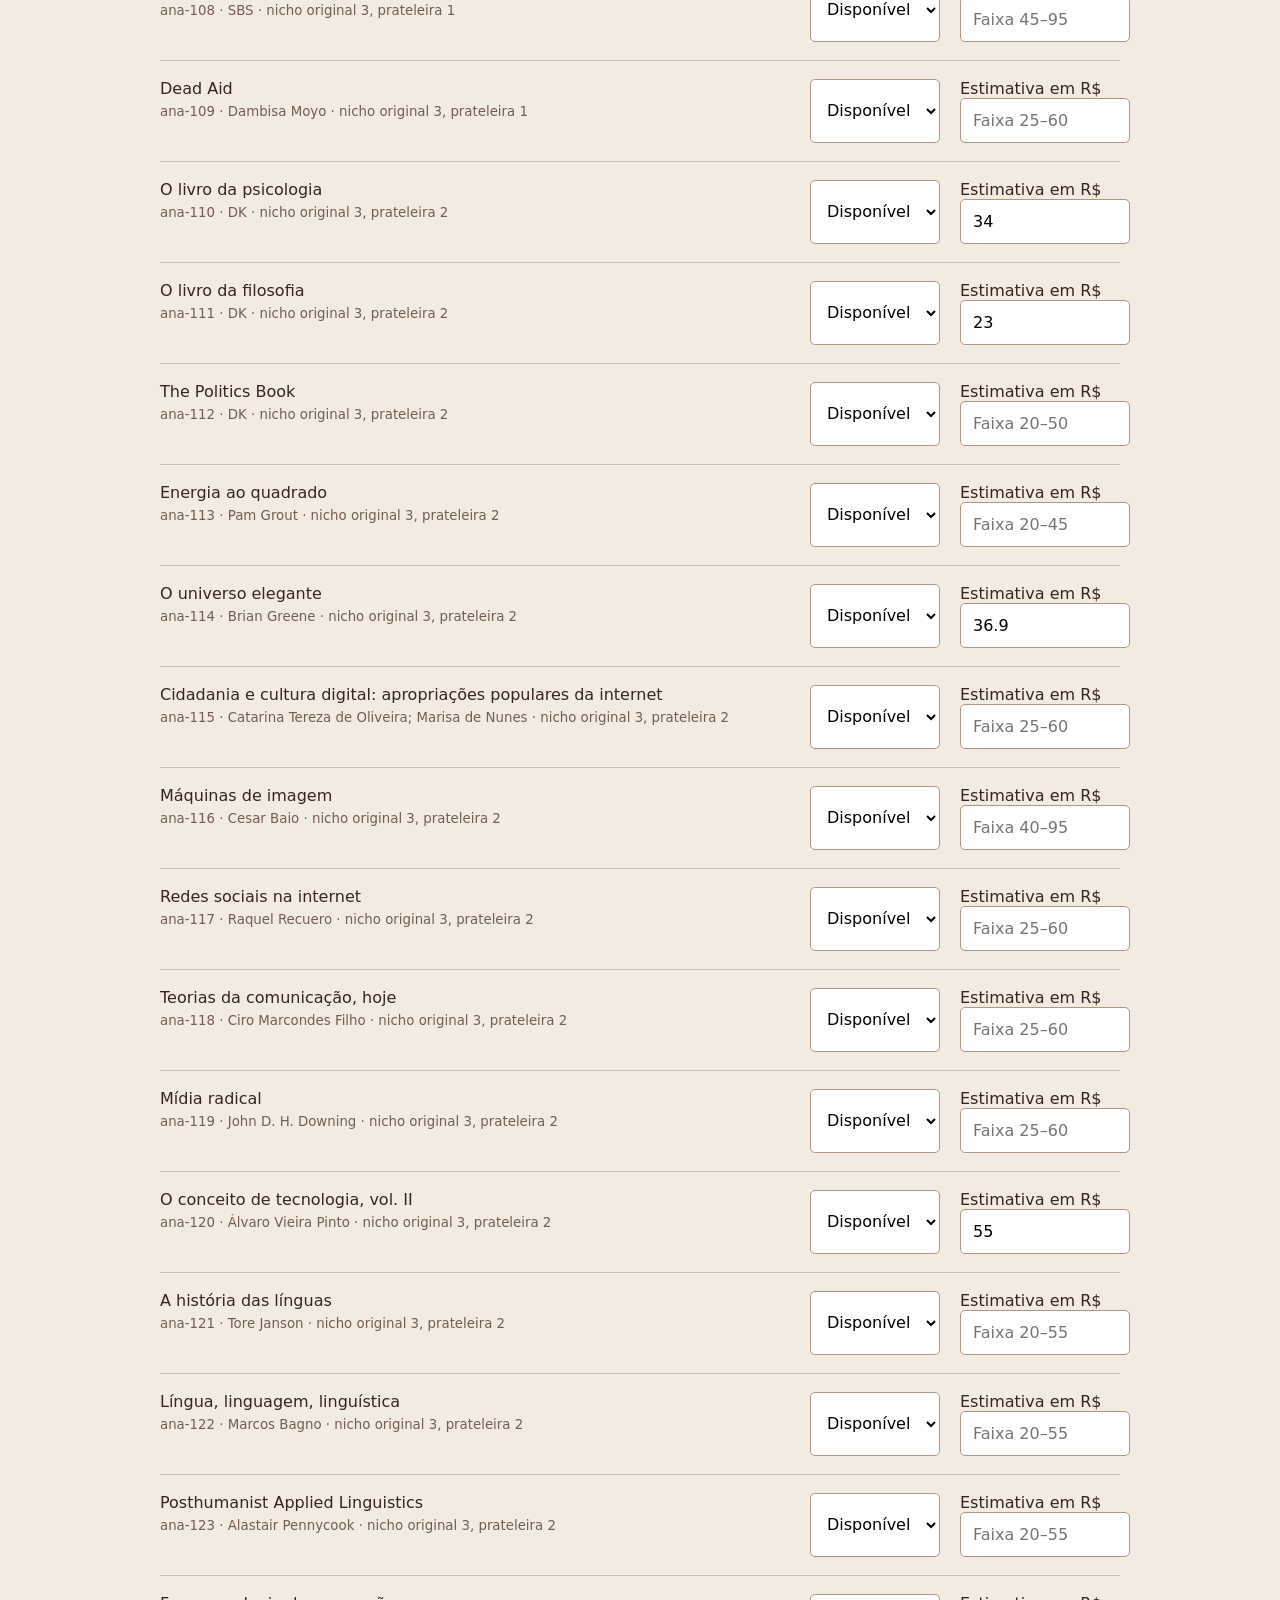
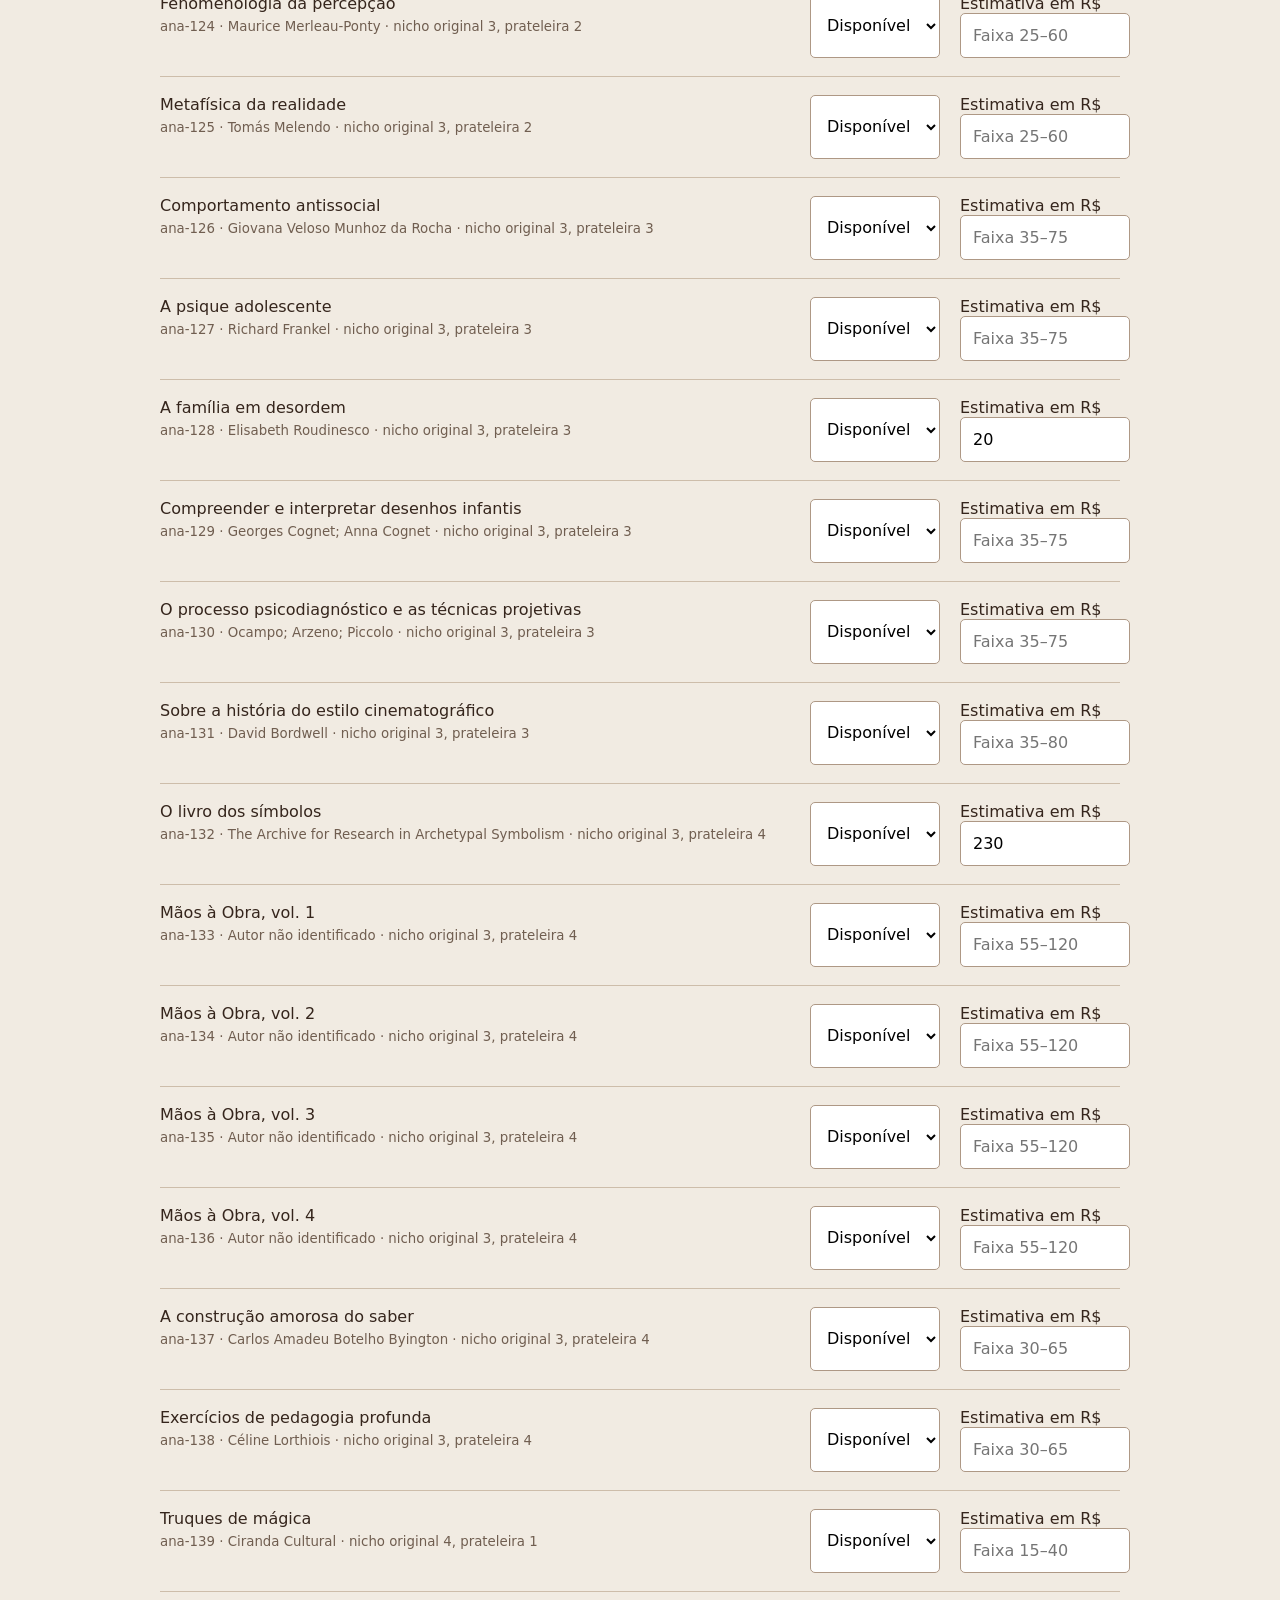
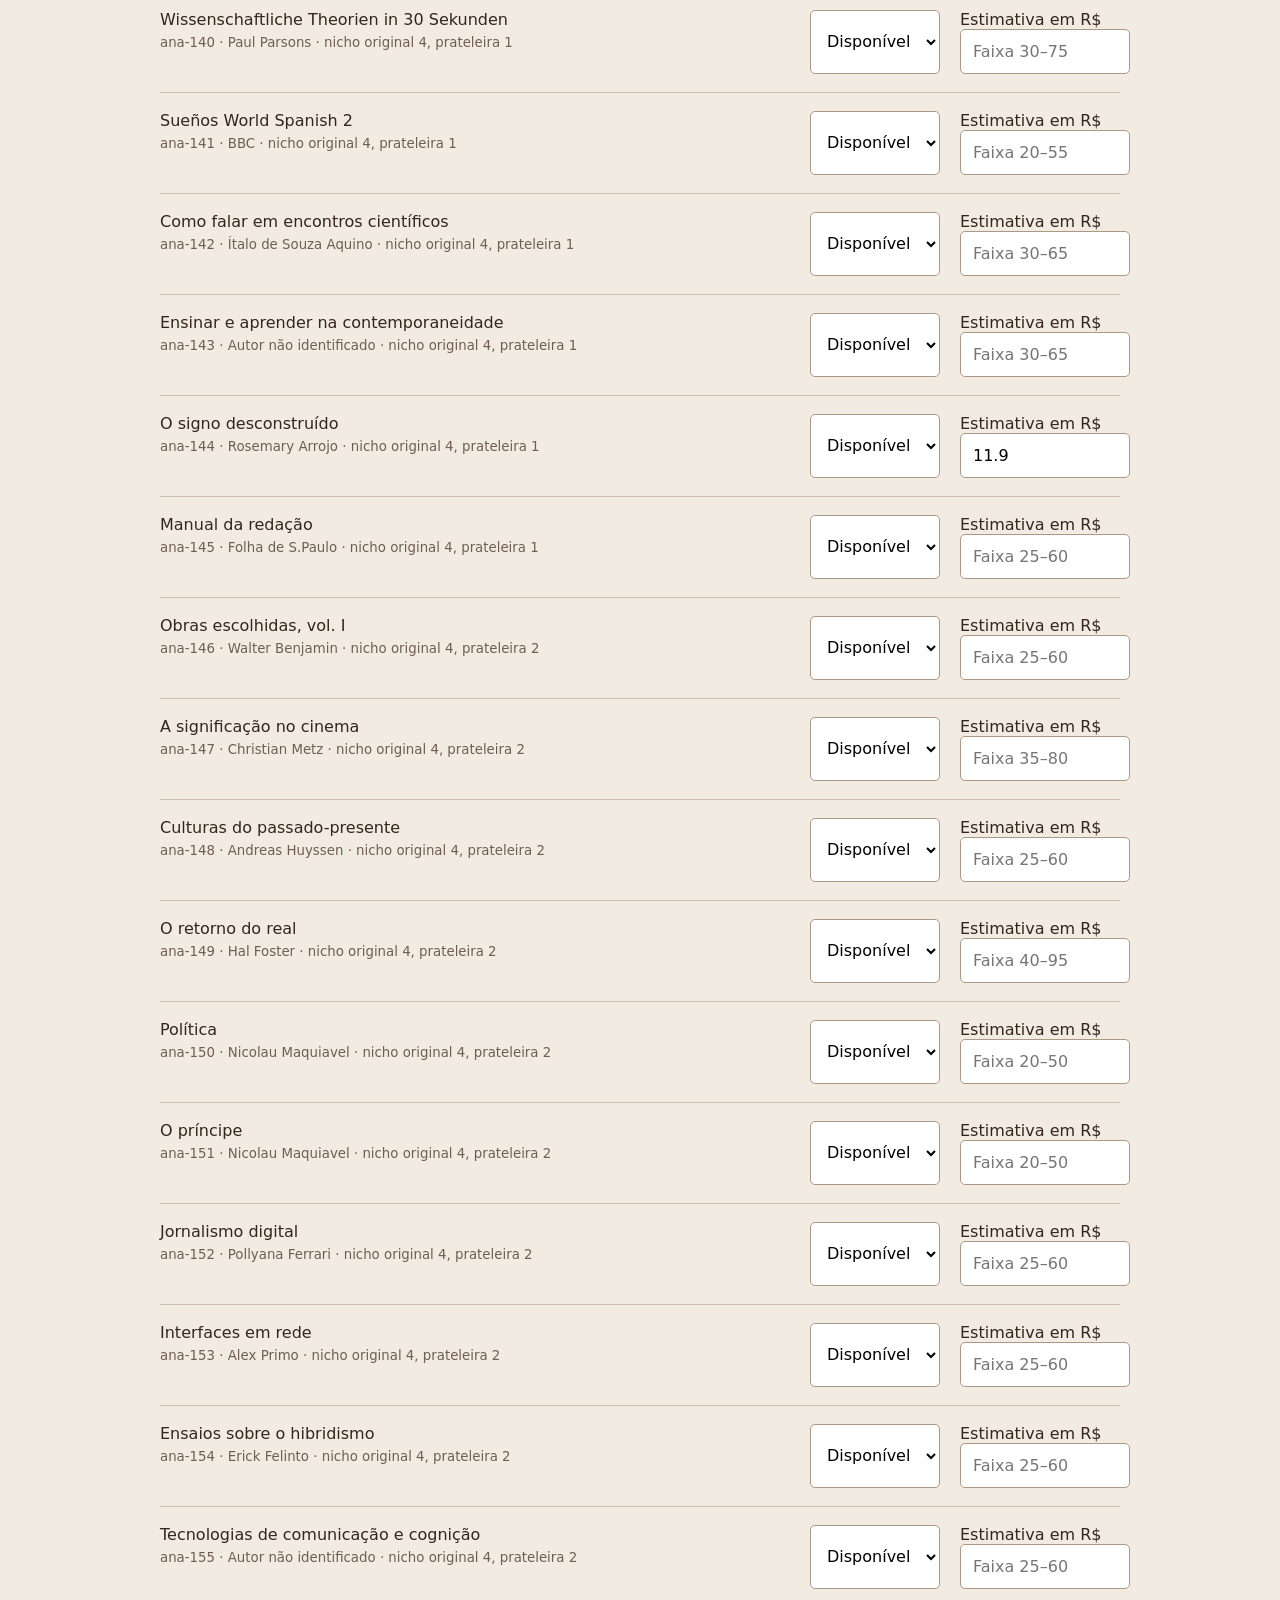
<file: contact-gateway/admin-assets/admin/index.html>
<!doctype html>
<html lang="pt-BR"><head><meta charset="utf-8"><meta name="viewport" content="width=device-width,initial-scale=1"><title>Gerenciar acervo — Estante da Ana</title>
<style>body{font:16px system-ui;margin:0;background:#f1ebe2;color:#35251c}main{max-width:960px;margin:auto;padding:24px}h1{font:38px Georgia}input,button,select{font:inherit;padding:12px;border:1px solid #ae9885;border-radius:5px}input{width:min(90%,500px)}button{background:#38251b;color:white;cursor:pointer}header{position:sticky;top:0;background:#f1ebe2;padding:12px 0;border-bottom:1px solid #bba994;z-index:1}.row{display:grid;grid-template-columns:1fr auto 160px;gap:20px;padding:18px 0;border-bottom:1px solid #cdbdaa}.row small{display:block;color:#705e50;margin-top:6px}.sold{color:#888}.status{min-height:24px}label{display:block}select{background:white}a{color:#77492e}@media(max-width:700px){.row{grid-template-columns:1fr}.row input{width:100%;box-sizing:border-box}}</style>
<script src="catalog.js" defer></script><script src="inventory-status.js" defer></script><script src="inventory-manager.js" defer></script></head>
<body><main><h1>Gerenciar acervo</h1><p>Edite a estimativa em reais e marque cada exemplar como disponível ou vendido. Os preços serão apresentados como estimativas negociáveis. O vendido permanece cinza na mesma posição da estante.</p><p>As alterações ficam nesta janela até exportar. Depois, substitua <strong>inventory-status.js</strong> no GitHub e confirme o commit. Só quem tem acesso ao repositório pode atualizar o site público.</p><header><input id="inventory-search" aria-label="Buscar livro, autor ou código" placeholder="Buscar livro, autor ou código"><button id="inventory-export">Baixar arquivo atualizado</button><p class="status" id="inventory-status" role="status"></p></header><div id="inventory-list"></div></main></body></html>
</file>
<file: style.css>
:root{--ink:#1b1714;--paper:#f2eee7;--cream:#e9e0d3;--gold:#d2aa6a;--wood:#3c251b;--wood2:#20120f;--serif:'Playfair Display',Georgia,serif;--sans:'DM Sans',Arial,sans-serif}*{box-sizing:border-box}html{scroll-behavior:smooth}body{margin:0;background:var(--paper);color:var(--ink);font-family:var(--sans);overflow-x:hidden}button,input,select{font:inherit}button{cursor:pointer}a{color:inherit;text-decoration:none}.sr-only{position:absolute;width:1px;height:1px;padding:0;margin:-1px;overflow:hidden;clip:rect(0,0,0,0);white-space:nowrap;border:0}.site-header{position:absolute;z-index:20;left:0;top:0;width:100%;height:92px;padding:0 4.7vw;display:flex;align-items:center;justify-content:space-between;color:#f6f0e7}.brand{display:inline-flex;align-items:center;gap:12px;font-family:var(--serif);font-size:20px;font-weight:600;white-space:nowrap}.brand-mark{display:inline-flex;width:39px;height:39px;border:1px solid currentColor;border-radius:50%;align-items:center;justify-content:center;font-size:22px;position:relative}.brand-mark span{font-family:var(--sans);position:absolute;font-size:8px;right:5px;top:5px}.site-header nav{display:flex;align-items:center;gap:35px;font-size:12px;font-weight:600;letter-spacing:.09em;text-transform:uppercase}.site-header nav a{transition:opacity .2s}.site-header nav a:hover{opacity:.58}.language-toggle{border:1px solid #ffffff77;background:transparent;color:inherit;border-radius:40px;padding:10px 15px;font-size:11px;font-weight:700;letter-spacing:.08em}.language-toggle span{margin-left:8px}.intro{height:100svh;min-height:620px;background:radial-gradient(circle at 73% 42%,#544035 0,#322923 30%,#1b1714 70%);color:#f7f0e6;position:relative;display:flex;align-items:center;overflow:hidden}.intro:after{content:'';position:absolute;width:40vw;height:60vw;max-height:900px;border:1px solid #ead5ae1e;border-radius:50%;right:-5%;top:5%;transform:rotate(-25deg)}.intro-glow{position:absolute;width:700px;height:700px;background:#b8896333;filter:blur(100px);border-radius:50%;left:55%;top:12%}.intro-copy{position:relative;z-index:2;max-width:800px;margin-left:10vw;margin-top:25px}.eyebrow{font-size:11px;letter-spacing:.24em;font-weight:700;text-transform:uppercase}.intro .eyebrow{color:var(--gold);margin:0 0 30px}.intro h1{font-family:var(--serif);font-weight:500;font-size:clamp(72px,9vw,140px);letter-spacing:-.08em;line-height:.93;margin:0;white-space:nowrap}.intro h1 em{font-weight:400;color:#dab680}.period{color:#ae7151}.intro-description{max-width:420px;font-family:var(--serif);font-size:clamp(18px,1.7vw,23px);line-height:1.55;margin:43px 0 34px;color:#e7ded3}.round-link{display:inline-flex;align-items:center;gap:22px;font-size:12px;font-weight:700;letter-spacing:.1em;text-transform:uppercase}.round-arrow{display:grid;place-items:center;width:45px;height:45px;border:1px solid #c9a778;border-radius:50%;font-size:20px;transition:transform .25s,background .25s}.round-link:hover .round-arrow{transform:translate(4px,4px);background:#c9a778;color:#1b1714}.intro-orbit{position:absolute;right:11%;top:28%;width:min(31vw,410px);aspect-ratio:1;border:1px solid #d6b58536;border-radius:50%;display:flex;align-items:center;justify-content:center;transform:rotate(16deg);color:#d3ab795e;font-family:var(--serif);font-size:clamp(30px,5vw,78px);line-height:.96;letter-spacing:-.05em}.intro-orbit:after{content:'';position:absolute;inset:12%;border:1px solid #d6b58520;border-radius:50%}.intro-orbit i{position:absolute;top:-13px;left:42%;font-style:normal;font-size:26px;color:#d7b483}.scroll-cue{position:absolute;bottom:46px;left:4.7vw;display:flex;gap:16px;align-items:center;font-size:10px;letter-spacing:.16em;text-transform:uppercase;color:#d8c9b8}.scroll-line{width:50px;height:1px;background:#d8c9b8}.intro-index{position:absolute;right:4.7vw;bottom:46px;font-size:11px;letter-spacing:.2em;color:#c3ab92}.cabinet-story{height:210vh;background:#1b1714;color:#f5eee4}.cabinet-sticky{position:sticky;top:0;height:100vh;min-height:650px;overflow:hidden;display:flex;align-items:center;justify-content:center}.story-heading{position:absolute;z-index:3;top:12%;left:8%;transition:opacity .35s}.story-heading .eyebrow{color:#d3ad77}.story-heading h2{font-family:var(--serif);font-size:clamp(35px,4.3vw,70px);font-weight:400;line-height:1.1;letter-spacing:-.04em;margin:17px 0}.story-heading em{color:#d5ac78}.photo-stage{position:absolute;left:50%;top:50%;height:82vh;aspect-ratio:778/1243;max-height:870px;transform:translate(-50%,-46%) scale(var(--photo-scale, .68));transform-origin:center;transition:filter .3s;box-shadow:0 28px 90px #0009;overflow:hidden}.photo-stage img{width:100%;height:100%;object-fit:cover;display:block}.photo-vignette{position:absolute;inset:0;background:linear-gradient(90deg,#180e0899,transparent 27%,transparent 75%,#180e08aa);opacity:var(--vignette-opacity,1)}.door{position:absolute;top:17.1%;height:35.7%;width:43%;border:8px solid #2c1a12;background:linear-gradient(#16100b38,#140e0a85);box-shadow:inset 0 0 0 7px #3b2518,0 5px 16px #0008;opacity:var(--door-opacity,1);transform-origin:left center}.left-door{left:7%;transform:perspective(700px) rotateY(calc(var(--door-open,0) * -72deg))}.right-door{left:50%;transform-origin:right center;transform:perspective(700px) rotateY(calc(var(--door-open,0) * 72deg))}.story-bottom{position:absolute;bottom:38px;left:5vw;right:5vw;display:flex;justify-content:space-between;font-size:10px;letter-spacing:.17em;color:#d1b79a;z-index:3}.explore-section{padding:110px max(4.7vw,24px) 90px;background:#eee9e0}.explore-head{display:flex;justify-content:space-between;gap:50px;align-items:end;max-width:1600px;margin:0 auto 65px}.explore-head .eyebrow,.about-section .eyebrow{color:#965a3f}.explore-head h2,.about-section h2{font-family:var(--serif);font-weight:400;font-size:clamp(42px,5.3vw,84px);line-height:1.05;letter-spacing:-.065em;margin:20px 0 0}.explore-head h2 em,.about-section h2 em{font-weight:400;color:#a87552}.explore-intro{max-width:325px;line-height:1.7;font-size:15px;color:#665c55}.explore-count{font-size:11px;letter-spacing:.14em;text-transform:uppercase;color:#9b6749;font-weight:700}.catalog-toolbar{max-width:1600px;margin:auto}.bay-tabs{display:flex;border-bottom:1px solid #c7bbb0}.bay-tab{flex:1;background:transparent;border:0;border-bottom:2px solid transparent;text-align:left;padding:18px 12px 20px;color:#8b8177;font-size:12px;font-weight:700;letter-spacing:.08em;transition:color .2s,border-color .2s}.bay-tab span{display:block;font-family:var(--serif);font-size:18px;font-weight:500;letter-spacing:0;margin-top:7px}.bay-tab.active{color:#31231b;border-bottom-color:#a66a49}.filter-row{display:flex;justify-content:space-between;gap:12px;padding:21px 0 26px}.search-wrap,.genre-wrap{display:flex;align-items:center;border:1px solid #c8bbb0;background:#f8f4ec;min-height:46px}.search-wrap{width:min(360px,60%);padding:0 15px;gap:9px}.search-wrap span{font-size:25px;line-height:1;color:#9a7963}.search-wrap input{border:0;outline:0;background:transparent;width:100%;font-size:13px;color:#352821}.genre-wrap{position:relative;min-width:190px}.genre-wrap select{appearance:none;width:100%;border:0;outline:0;background:transparent;padding:0 37px 0 14px;font-size:12px;font-weight:600;color:#55473b}.genre-wrap:after{content:'⌄';position:absolute;right:13px;font-size:18px;pointer-events:none}.shelf-zone{max-width:1600px;margin:auto;background:radial-gradient(circle at 50% 42%,#704a34,#2b1b15 74%);padding:26px 34px 22px;box-shadow:0 28px 55px #341e1230;position:relative}.zone-top,.zone-bottom{display:flex;justify-content:space-between;gap:20px;color:#d9bc91;font-size:10px;font-weight:700;letter-spacing:.16em}.zone-bottom{color:#b89f83;margin-top:20px}.shelf-frame{position:relative;margin-top:23px;padding:19px 16px 12px;background:linear-gradient(90deg,#1b0f0b,#4a2e20 3%,#3c2419 12%,#321e15 88%,#4e3222 97%,#1a100c);border:13px ridge #513220;box-shadow:inset 0 8px 20px #100807,0 0 0 3px #2a170f,0 14px 20px #0c07067a;cursor:default}.shelf-row{height:clamp(118px,15vw,195px);display:flex;align-items:flex-end;gap:2px;padding:12px 10px 7px;background:linear-gradient(#0c0906 0%,#201611 30%,#3a271b 95%);border-bottom:15px solid #6d452e;box-shadow:inset 0 13px 25px #0704049c,0 5px 6px #160b06;overflow:hidden}.shelf-row+.shelf-row{margin-top:7px}.book-spine{--w:27px;flex:1 1 var(--w);min-width:7px;max-width:44px;height:var(--h,82%);display:flex;align-items:center;justify-content:center;position:relative;padding:4px 2px;border:0;border-radius:2px 3px 1px 2px;background:linear-gradient(90deg,#0003 0%,#ffffff23 10%,transparent 34%,#0003 90%,#0006 100%),var(--spine);color:var(--spine-text,#f9f0de);box-shadow:2px 2px 2px #0007,inset 1px 0 1px #ffffff33;text-align:center;overflow:hidden;transition:transform .25s ease,filter .25s ease,box-shadow .25s ease;isolation:isolate}.book-spine:nth-child(5n){height:calc(var(--h,82%) - 6%)}.book-spine:nth-child(7n){transform:rotate(-2deg)}.book-spine:focus-visible,.book-spine:hover{outline:2px solid #edd3a1;outline-offset:1px;z-index:2;transform:translateY(-13px) translateZ(0) rotate(-3deg);filter:brightness(1.15);box-shadow:5px 9px 10px #0009}.book-spine span{writing-mode:vertical-rl;transform:rotate(180deg);white-space:nowrap;overflow:hidden;text-overflow:ellipsis;max-height:96%;font-family:var(--serif);font-size:clamp(9px,1.03vw,13px);font-weight:600;line-height:1;letter-spacing:.02em;text-shadow:0 1px 1px #0006}.book-spine.is-dimmed{opacity:.21;filter:grayscale(.5)}.book-spine.is-sold{opacity:.35}.shelf-empty{margin:auto;color:#d6bf9c;font-family:var(--serif);font-size:17px;font-style:italic}.cabinet-doors{position:absolute;inset:0;display:flex;pointer-events:none;opacity:0;transition:opacity .5s}.cabinet-doors div{width:50%;height:100%;border:13px solid #6f492d;background:linear-gradient(145deg,#bbcbd419,#212b3044 46%,#bbccd41e);box-shadow:inset 0 0 0 8px #2b190f,0 12px 20px #0009}.shelf-frame.closed .cabinet-doors{opacity:1}.catalog-foot{max-width:1600px;margin:27px auto 0;display:flex;align-items:center;justify-content:space-between;gap:30px;color:#665b51;font-size:12px}.catalog-foot button{border:0;background:transparent;font-weight:700;text-transform:uppercase;letter-spacing:.11em;font-size:11px;color:#9d603e}.catalog-foot button span:last-child{margin-left:12px;font-size:20px;vertical-align:-2px}.hover-preview{position:fixed;z-index:30;left:var(--hover-left,55vw);top:var(--hover-top,20vh);width:min(610px,44vw);min-height:260px;display:flex;align-items:center;gap:30px;pointer-events:none;opacity:0;transform:translateY(16px);transition:opacity .18s,transform .22s;filter:drop-shadow(0 20px 25px #0007)}.hover-preview.visible{opacity:1;transform:translateY(0)}.preview-book,.dialog-book{flex:none;position:relative;width:180px;height:250px;transform:perspective(900px) rotateY(-18deg) rotateZ(-5deg);transform-style:preserve-3d}.preview-book:after,.dialog-book:after{content:'';position:absolute;left:9px;right:-8px;bottom:-13px;height:14px;background:repeating-linear-gradient(#e8dfcc 0 2px,#c9beaa 2px 3px);transform:skewX(-42deg);box-shadow:0 4px 4px #0005}.preview-spine,.dialog-book-spine{position:absolute;top:0;bottom:0;left:-16px;width:19px;background:color-mix(in srgb,var(--cover-color) 70%,#100c09);transform:rotateY(-65deg);transform-origin:right;box-shadow:inset 3px 0 3px #0005}.preview-cover,.dialog-book-cover{position:absolute;inset:0;background:radial-gradient(circle at 76% 23%,#ffffff43,transparent 23%),linear-gradient(150deg,#ffffff19,#0004),var(--cover-color);color:var(--cover-text,#fff5e8);display:flex;flex-direction:column;justify-content:space-between;padding:17px 16px 22px;box-shadow:inset 5px 0 7px #0004,3px 4px 12px #0007;overflow:hidden}.preview-cover:before,.dialog-book-cover:before{content:'✦';position:absolute;font-size:130px;color:#ffffff18;left:42px;top:46px;line-height:1}.cover-kicker,.dialog-book-cover>span:first-child{text-transform:uppercase;font-size:9px;font-weight:700;letter-spacing:.18em;position:relative}.preview-cover strong,.dialog-book-cover strong{font:600 24px/1.1 var(--serif);letter-spacing:-.045em;position:relative;overflow-wrap:anywhere}.preview-cover>span:nth-of-type(2),.dialog-book-cover>span:nth-of-type(2){font-size:10px;position:relative}.preview-cover small,.dialog-book-cover small{font-size:7px;letter-spacing:.14em;opacity:.67;position:relative}.preview-info{max-width:340px;background:#f4eee5;color:#2d241e;padding:26px 25px 23px;box-shadow:0 10px 30px #0003;align-self:center}.preview-info .eyebrow{color:#a36a47;font-size:9px}.preview-info h3{font:500 clamp(19px,2vw,29px)/1.14 var(--serif);letter-spacing:-.045em;margin:12px 0 13px}.preview-info p{font-size:12px;line-height:1.55;color:#60534b;margin:0 0 21px}.preview-meta{border-top:1px solid #d6c8b7;padding-top:12px;display:flex;justify-content:space-between;gap:12px;align-items:center;font-size:10px;font-weight:700;color:#9a5f3f}.preview-meta span:last-child{font-size:8px;text-align:right;letter-spacing:.06em}.book-dialog{position:fixed;max-width:min(1120px,94vw);width:100%;max-height:92vh;border:0;padding:0;background:#f2ede4;color:#2a211b;box-shadow:0 25px 100px #0008;overflow:auto}.book-dialog::backdrop{background:#130b08d9;backdrop-filter:blur(7px)}.dialog-close{position:absolute;right:21px;top:15px;z-index:2;background:transparent;border:1px solid #a98f7a;border-radius:50%;width:37px;height:37px;color:#463024;font-size:25px;line-height:1}.dialog-layout{display:grid;grid-template-columns:43% 57%;min-height:650px}.dialog-visual{background:radial-gradient(circle at center,#7a4c39,#3d251e 69%);display:flex;flex-direction:column;align-items:center;justify-content:center;padding:55px 30px;overflow:hidden}.dialog-book{width:265px;height:365px;transform:perspective(1000px) rotateY(-17deg) rotateZ(-4deg)}.dialog-book-cover{padding:25px 23px 33px}.dialog-book-cover strong{font-size:39px}.dialog-book-cover:before{font-size:200px}.dialog-visual p{max-width:260px;text-align:center;color:#ccb6a4;font-size:10px;line-height:1.5;margin:36px 0 0}.dialog-copy{padding:68px 9% 60px}.dialog-copy .eyebrow{color:#a56d46}.dialog-copy h2{font:500 clamp(30px,3.5vw,51px)/1.08 var(--serif);letter-spacing:-.06em;margin:15px 0 6px}.dialog-author{font-family:var(--serif);font-style:italic;font-size:19px;color:#9a6951;margin:0 0 32px}.dialog-copy>p:not(.eyebrow):not(.dialog-author){font-size:14px;line-height:1.7;color:#695c52}.book-facts{border-top:1px solid #d3c7ba;border-bottom:1px solid #d3c7ba;padding:18px 0;display:grid;grid-template-columns:1fr 1fr;gap:16px 20px;margin:27px 0}.book-facts div{min-width:0}.book-facts dt{text-transform:uppercase;font-size:9px;letter-spacing:.15em;font-weight:700;color:#a27c66}.book-facts dd{margin:5px 0 0;font-size:12px;line-height:1.45;overflow-wrap:anywhere}.book-facts a,.price-block a{text-decoration:underline;text-underline-offset:3px}.price-block{display:flex;flex-direction:column;gap:7px}.price-block>span{text-transform:uppercase;font-size:10px;letter-spacing:.13em;font-weight:700;color:#a27c66}.price-block strong{font-family:var(--serif);font-size:34px;font-weight:500}.price-block small{max-width:380px;color:#74675e;font-size:10px;line-height:1.4}.price-block a{font-size:10px;color:#8e583d;margin-top:3px}.buy-button{margin-top:28px;width:100%;display:flex;align-items:center;justify-content:space-between;padding:17px 21px;background:#3b251b;color:#f6efe6;border:0;font-size:12px;font-weight:700;letter-spacing:.1em;text-transform:uppercase}.buy-button span:last-child{font-size:19px}.order-demo{margin-top:18px;padding:20px;background:#e5dacb}.order-demo h3{font:500 21px var(--serif);margin:0 0 8px}.order-demo p{font-size:11px;line-height:1.5;color:#65554a}.order-demo label{display:flex;flex-direction:column;gap:6px;margin:14px 0;font-size:10px;font-weight:700;text-transform:uppercase;letter-spacing:.1em}.order-demo input{padding:10px;border:1px solid #bba995;background:#f8f4ee}.demo-actions{display:flex;gap:8px}.demo-actions button{background:transparent;border:1px solid #8b654e;padding:9px 12px;font-size:10px;font-weight:700}.about-section{padding:120px max(4.7vw,24px);background:#ddd2c3;display:grid;grid-template-columns:1fr 1fr;gap:10vw}.about-copy{padding-top:25px;max-width:510px}.about-copy>p:first-child{font-family:var(--serif);font-size:clamp(19px,2vw,27px);line-height:1.5}.stats{display:flex;gap:28px;border-top:1px solid #b7a898;border-bottom:1px solid #b7a898;padding:25px 0;margin:37px 0}.stats div{display:flex;flex-direction:column;flex:1}.stats strong{font:500 39px var(--serif)}.stats span{font-size:10px;line-height:1.4;text-transform:uppercase;letter-spacing:.08em;color:#685b51}.catalog-caveat{font-size:11px;line-height:1.5;color:#76685c}footer{background:#201713;color:#e7d6c5;padding:36px 4.7vw;display:flex;align-items:center;justify-content:space-between;gap:25px}footer p{font-family:var(--serif);font-style:italic;color:#b99d81}footer>a:last-child{font-size:11px;font-weight:700;text-transform:uppercase;letter-spacing:.11em}
@media(max-width:1100px){.intro-orbit{opacity:.4;right:-7%}.shelf-zone{padding:20px 16px}.shelf-frame{padding:10px 7px;border-width:9px}.shelf-row{gap:1px;padding-left:5px;padding-right:5px}.hover-preview{width:52vw;gap:15px}.preview-book{width:130px;height:190px}.preview-cover strong{font-size:18px}.preview-info{padding:17px}.preview-info p{display:none}}
@media(max-width:700px){.site-header{height:70px;padding:0 20px}.site-header nav{display:none}.brand{font-size:17px}.brand-mark{width:34px;height:34px;font-size:18px}.intro{min-height:650px}.intro-copy{margin:0 24px}.intro h1{font-size:clamp(60px,15vw,100px);white-space:normal}.intro-orbit{right:-30%;width:75vw;top:38%;opacity:.2}.intro-description{max-width:350px;margin-top:30px}.scroll-cue{left:24px;bottom:30px}.intro-index{right:24px;bottom:30px}.cabinet-story{height:170vh}.cabinet-sticky{min-height:560px}.story-heading{left:7%;top:13%}.story-heading h2{font-size:39px}.photo-stage{height:69vh;max-height:650px;top:58%}.story-bottom{bottom:22px}.story-bottom span:last-child{max-width:170px;text-align:right}.explore-section{padding:74px 16px}.explore-head{display:block;margin-bottom:30px}.explore-head h2,.about-section h2{font-size:46px}.explore-intro{margin-top:25px}.bay-tabs{overflow-x:auto;scrollbar-width:none}.bay-tab{flex:0 0 47%;white-space:nowrap}.bay-tab span{font-size:15px}.filter-row{padding:15px 0}.search-wrap{width:60%}.genre-wrap{min-width:0;width:40%}.zone-top,.zone-bottom{font-size:8px}.zone-top span:last-child{max-width:150px;text-align:right}.shelf-zone{padding:15px 9px}.shelf-frame{border-width:6px;padding:6px 3px}.shelf-row{height:130px;border-bottom-width:10px;margin-top:3px;padding:8px 1px 3px}.book-spine{min-width:4px}.book-spine span{font-size:9px}.zone-bottom span:last-child{display:none}.hover-preview{display:none}.catalog-foot{font-size:11px}.about-section{display:block;padding:75px 24px}.about-copy{margin-top:30px}.stats{gap:12px}.stats strong{font-size:30px}.book-dialog{max-width:100vw;max-height:100dvh;height:100dvh}.dialog-layout{display:block}.dialog-visual{height:270px;padding:20px}.dialog-book{width:130px;height:185px}.dialog-book-cover{padding:12px}.dialog-book-cover strong{font-size:20px}.dialog-book-cover:before{font-size:95px}.dialog-visual p{margin:19px 0 0;max-width:90%;font-size:9px}.dialog-copy{padding:25px 22px 45px}.dialog-copy h2{font-size:34px}.dialog-close{background:#f2ede4}footer{padding:30px 24px;flex-wrap:wrap}footer p{order:3;width:100%;margin:0}}
@media(prefers-reduced-motion:reduce){*,*:before,*:after{scroll-behavior:auto!important;transition-duration:.01ms!important;animation-duration:.01ms!important}}

/* Cabinet and book refinements */
.cabinet-story{height:auto;min-height:100vh}
.cabinet-sticky{position:relative;min-height:100vh}
.photo-stage{height:min(79vh,850px);transform:translate(-50%,-43%);max-height:none;overflow:hidden}
.photo-stage img{object-fit:cover}
.photo-vignette{background:linear-gradient(90deg,#160d0759,transparent 20%,transparent 82%,#160d0759)}
.shelf-zone{perspective:1800px;perspective-origin:50% 42%;overflow:visible}

/* A quiet orbital accent around the stationary title. */
.intro-orbit{transform:none}
.intro-orbit>span{display:block;text-align:center;animation:orbit-type 8s ease-in-out infinite}
.intro-orbit i{top:auto;left:auto;width:22px;height:22px;display:grid;place-items:center;font-size:20px;offset-path:ellipse(47% 47% at 50% 50%);offset-anchor:center;offset-rotate:0deg;animation:orbit-star 30s linear infinite;filter:drop-shadow(0 0 7px #d7b48377)}
.intro:after{transform-origin:center;animation:large-ring-drift 46s ease-in-out infinite alternate}
.intro-orbit{animation:middle-ring-pulse 17s ease-in-out infinite}
.intro-orbit:after{animation:inner-ring-pulse 12s ease-in-out infinite alternate}
@keyframes orbit-star{to{offset-distance:100%}}
@keyframes orbit-type{0%,100%{transform:translateY(0)}50%{transform:translateY(-3px)}}
@keyframes large-ring-drift{0%{transform:rotate(-25deg) scale(1)}100%{transform:rotate(-22deg) scale(1.025)}}
@keyframes middle-ring-pulse{0%,100%{border-color:#d6b58536;box-shadow:0 0 0 #d6b58500}50%{border-color:#d6b58560;box-shadow:0 0 34px #d6b58512}}
@keyframes inner-ring-pulse{0%{transform:scale(.985);opacity:.55}100%{transform:scale(1.035);opacity:.9}}

.collage-section{padding:100px max(4.7vw,24px);background:#e9e0d3;color:#241a15}
.collage-heading{display:flex;align-items:end;justify-content:space-between;gap:30px;margin:0 0 34px}
.collage-heading .eyebrow{color:#a56d46}
.collage-heading h2{font:500 clamp(38px,5vw,70px)/1.04 var(--serif);letter-spacing:-.05em;margin:12px 0 0}
.collage-heading h2 em{color:#a56d46;font-weight:400}
.collage-grid{display:grid;grid-template-columns:repeat(2,minmax(0,1fr));gap:22px}
.collage-grid figure{margin:0;min-width:0}
.collage-grid img{display:block;width:100%;aspect-ratio:1.44;object-fit:cover;box-shadow:0 16px 36px #3b24151c}
.collage-grid figcaption{padding:12px 2px 0;font-family:var(--serif);font-size:19px;color:#493326}
.contact-actions{display:flex;flex-wrap:wrap;gap:10px;margin-top:14px}
.contact-actions a{display:inline-flex;align-items:center;justify-content:center;min-height:42px;padding:10px 14px;border:1px solid #987357;color:#523522;font-size:11px;font-weight:700;text-decoration:none;transition:background .2s,color .2s,opacity .2s}
.contact-actions a:hover:not(.contact-link-disabled){background:#513625;color:#f6efe6}
.contact-actions a.contact-link-disabled{opacity:.55;cursor:not-allowed}
.shipping-origin{font-size:10px!important;line-height:1.5!important;color:#806b5b!important}
.shipping-note{padding-top:12px;border-top:1px solid #cabaa9;font-size:10px!important;line-height:1.5!important;color:#806b5b!important}
.order-demo label input{width:100%}
#furniture-contact-result{margin:10px 0 0;font-size:10px}
@media(max-width:700px){.collage-section{padding:72px 20px}.collage-heading{display:block}.collage-heading h2{font-size:44px}.collage-grid{grid-template-columns:1fr;gap:24px}.collage-grid img{aspect-ratio:1.3}.collage-grid figcaption{font-size:17px}.order-demo{padding:16px}.contact-actions a{flex:1}}
.shelf-zone{position:relative}
.shelf-side-arrow{position:absolute;z-index:8;top:50%;display:grid;place-items:center;width:42px;height:64px;padding:0;border:1px solid #a7826244;border-radius:24px;background:#f2eee7aa;color:#8e684c;opacity:.55;transform:translateY(-50%);transition:opacity .2s,background .2s,color .2s}
.shelf-side-arrow span{display:block;box-sizing:border-box;position:absolute;left:50%;top:50%;width:12px;height:12px;margin:0;background:currentColor;clip-path:polygon(0 0,100% 50%,0 100%,20% 50%);font-size:0;line-height:0;transform:translate(-50%,-50%)}
.shelf-side-arrow--prev span{transform:translate(-50%,-50%) rotate(180deg)}
.shelf-side-arrow:hover,.shelf-side-arrow:focus-visible{opacity:1;background:#f2eee7;color:#563923;outline:1px solid #a78262;outline-offset:3px}
.shelf-side-arrow--prev{left:clamp(-56px,-4vw,-18px)}
.shelf-side-arrow--next{right:clamp(-56px,-4vw,-18px)}
@media(max-width:700px){.shelf-side-arrow{width:32px;height:52px;background:#f2eee7d9;opacity:.8}.shelf-side-arrow--prev{left:-10px}.shelf-side-arrow--next{right:-10px}}
.shelf-frame{transform:rotateX(var(--tilt-x,0deg)) rotateY(var(--tilt-y,0deg));transform-style:preserve-3d;transition:transform .18s ease-out;box-shadow:inset 0 13px 29px #080403,0 0 0 3px #29160e,0 27px 30px #0b06057a}
.shelf-row{height:clamp(202px,20vw,245px);position:relative;transform:translateZ(8px);background:radial-gradient(ellipse at 52% 22%,#493020 0%,#28190f 55%,#120b07 100%);box-shadow:inset 15px 4px 22px #000a,inset -15px 4px 22px #000a,0 7px 10px #120803}
.shelf-row:after{content:'';position:absolute;bottom:-15px;left:0;right:0;height:15px;background:linear-gradient(#8a5a3a,#52301c 60%,#2b180f);box-shadow:0 5px 8px #0008;pointer-events:none}
.book-spine{flex:0 1 var(--spine-w,30px);width:var(--spine-w,30px);min-width:10px;max-width:37px;overflow:visible;transform-style:preserve-3d;border-bottom:2px solid #0004}
.book-spine:before{content:'';position:absolute;top:2px;bottom:1px;right:-5px;width:6px;background:linear-gradient(90deg,#e2d7bf,#bcae96);transform:rotateY(65deg);transform-origin:left;opacity:.55;z-index:-1}
.book-spine span{display:block;white-space:normal;overflow:visible;text-overflow:clip;overflow-wrap:anywhere;max-width:100%;max-height:calc(100% - 10px);font-size:clamp(8px,.76vw,12px);line-height:.96}
.book-spine:nth-child(7n){transform:rotateZ(-1.2deg)}
.book-spine:focus-visible,.book-spine:hover{transform:translateY(-17px) translateZ(24px) rotateY(-7deg) rotateZ(-2deg);box-shadow:6px 12px 12px #0009}
.preview-book,.dialog-book{transform:perspective(1100px) rotateY(-23deg) rotateZ(-2deg);transform-style:preserve-3d;filter:drop-shadow(12px 16px 12px #0006)}
.preview-book:after,.dialog-book:after{content:none}
.preview-pages,.dialog-pages{position:absolute;inset:5px -11px -10px 9px;background:repeating-linear-gradient(0deg,#e7dfcf 0 2px,#c8bda9 2px 3px);border:1px solid #a99f8d;box-shadow:7px 7px 0 #36251e;transform:translateZ(-10px)}
.preview-spine,.dialog-book-spine{z-index:1;left:-18px;width:20px;background:linear-gradient(90deg,#160d0ba8,color-mix(in srgb,var(--cover-color) 80%,#0b0807) 55%,#ffffff24),var(--cover-color);transform:rotateY(-67deg);transform-origin:right}
.preview-cover,.dialog-book-cover{z-index:2;transform:translateZ(3px);box-shadow:inset 5px 0 6px #0004,4px 5px 9px #0005}
.real-cover{position:absolute;inset:0;width:100%;height:100%;object-fit:fill;z-index:5}
.real-cover[hidden]{display:none}
.has-real-cover>span,.has-real-cover>strong,.has-real-cover>small{visibility:hidden}
@media(max-width:700px){.cabinet-story{min-height:100vh}.cabinet-sticky{min-height:100vh}.photo-stage{height:64vh;top:58%;transform:translate(-50%,-43%)}.story-heading{top:8%}.shelf-row{height:165px}.book-spine{min-width:6px;max-width:26px}.book-spine span{font-size:7px}.dialog-book{width:130px;height:185px}}
@media(prefers-reduced-motion:reduce){.shelf-frame{transform:none!important}}

/* Two full niches and a dimensional book object. */
.bay-tab{flex:1 1 50%}
.shelf-row{gap:2px;overflow:visible;padding-left:12px;padding-right:12px}
.book-spine{flex:1 1 var(--spine-w,30px);min-width:18px;max-width:62px;transform:translateZ(12px);box-shadow:inset 2px 0 2px #fff4,inset -4px 0 6px #0007,3px 5px 5px #0008}
.book-spine:before{right:-8px;width:9px;background:linear-gradient(90deg,#efe8d6,#c4b49b 65%,#544333);transform:rotateY(72deg);opacity:1}
.book-spine:after{content:'';position:absolute;top:-5px;left:2px;right:0;height:6px;background:linear-gradient(#f3edda,#ad9f89);transform:rotateX(62deg);transform-origin:bottom;box-shadow:0 -2px 2px #0004}
.book-spine:focus-visible,.book-spine:hover{transform:translateY(-8px) translateZ(29px) rotateY(10deg) rotateZ(-1deg);box-shadow:inset 2px 0 2px #fff6,inset -4px 0 6px #0007,12px 15px 13px #0009}
.book-spine span{font-size:clamp(9px,.94vw,13px);padding-inline:3px}
.preview-book,.dialog-book{transform:rotateX(var(--orbit-x,14deg)) rotateY(var(--orbit-y,35deg)) rotateZ(-2deg);transform-style:preserve-3d;transition:transform .3s ease-out;filter:drop-shadow(22px 26px 13px #0009)}
.preview-book:before,.dialog-book:before{content:'';position:absolute;inset:0;background:color-mix(in srgb,var(--cover-color) 74%,#090604);transform:translateZ(-12px);box-shadow:4px 5px 10px #0005}
.preview-spine,.dialog-book-spine{left:-25px;width:26px;transform-origin:right center;transform:translateZ(12px) rotateY(-90deg);background:linear-gradient(90deg,#130b09a8 0%,color-mix(in srgb,var(--cover-color) 86%,#130b09) 20%,#ffffff28 55%,#0008 100%),var(--cover-color);box-shadow:inset 4px 0 4px #0009,inset -3px 0 3px #ffffff24;backface-visibility:visible}
.preview-spine:after,.dialog-book-spine:after{content:'';position:absolute;inset:12px 4px;border-left:1px solid #fff7;border-right:1px solid #0007}
.preview-pages,.dialog-pages{inset:auto 0 -24px 0;height:25px;background:repeating-linear-gradient(180deg,#d9d0bd 0 2px,#a99a83 2px 3px);border:2px solid #dfd5c4;transform-origin:top center;transform:translateZ(12px) rotateX(-90deg);box-shadow:0 2px 4px #0006;backface-visibility:visible}
.preview-cover,.dialog-book-cover{transform:translateZ(12px);backface-visibility:hidden;box-shadow:inset 7px 0 6px #0005,inset -2px 0 3px #fff4,2px 2px 5px #0005}
.preview-cover:after,.dialog-book-cover:after{content:'';position:absolute;inset:0;pointer-events:none;background:linear-gradient(103deg,#fff4 0%,transparent 17%,transparent 68%,#fff2 83%,transparent 100%);mix-blend-mode:screen;z-index:7}
.dialog-visual{perspective:1100px}
@keyframes orbit-preview{0%{transform:rotateX(10deg) rotateY(27deg) rotateZ(-3deg) translateY(1px)}50%{transform:rotateX(18deg) rotateY(39deg) rotateZ(-1deg) translateY(-5px)}100%{transform:rotateX(12deg) rotateY(31deg) rotateZ(-2deg) translateY(2px)}}
.hover-preview.visible .preview-book,.dialog-visual:not(.tracking) .dialog-book{animation:orbit-preview 5s ease-in-out infinite alternate}
.dialog-visual.tracking .dialog-book{animation:none}
@media(max-width:700px){.bay-tab{flex:1 1 50%}.shelf-row{height:183px;padding-left:3px;padding-right:3px}.book-spine{min-width:4px;max-width:32px}.book-spine span{font-size:7px;padding-inline:0}.dialog-book{width:130px;height:185px}}
@media(prefers-reduced-motion:reduce){.hover-preview.visible .preview-book,.dialog-visual:not(.tracking) .dialog-book{animation:none}}
.dialog-year{font-size:11px!important;letter-spacing:.06em;color:#9b806d!important;margin:-23px 0 23px!important}
.dialog-year:empty{display:none}
.synopsis-source{display:inline-block;font-size:11px;color:#8e583d;text-decoration:underline;text-underline-offset:3px;margin-top:8px}
.synopsis-source[hidden]{display:none}
/* Visible binding and paper edges stay readable throughout the orbit. */
.preview-book:after,.dialog-book:after{content:'';position:absolute;top:-8px;left:2px;right:-7px;height:9px;background:repeating-linear-gradient(0deg,#f1eadb 0 2px,#b9ad99 2px 3px);transform:translateZ(12px) skewX(34deg);box-shadow:0 -2px 3px #0005}
.preview-spine,.dialog-book-spine{left:-25px;top:3px;bottom:1px;width:26px;z-index:3;transform:translateZ(13px) skewY(-8deg);transform-origin:right center;box-shadow:inset 5px 0 7px #0008,2px 3px 6px #0008}
.preview-pages,.dialog-pages{inset:auto -9px -17px 2px;height:18px;z-index:3;transform:translateZ(13px) skewX(-37deg);transform-origin:top center;box-shadow:4px 6px 7px #0007}
.preview-cover,.dialog-book-cover{z-index:4}
@media(max-width:700px){.shelf-row{overflow-x:auto;overflow-y:hidden;scrollbar-width:thin;scrollbar-color:#9b704f #29180e}.book-spine{flex:0 0 max(19px,var(--spine-w));min-width:19px;max-width:32px}.book-spine span{font-size:8px}}

/* Lit book meshes and a stable detail frame. The DOM book remains a fallback. */
.book-mesh-canvas{display:none;flex:none;pointer-events:none;object-fit:contain}
.webgl-ready .book-mesh-canvas{display:block}
.webgl-ready .preview-book,.webgl-ready .dialog-book{display:none}
.book-mesh-preview{width:205px;height:275px;filter:drop-shadow(16px 20px 12px #0008)}
.book-mesh-dialog{width:min(100%,410px);height:485px;max-height:calc(100% - 55px);filter:drop-shadow(20px 26px 16px #160d0b8c)}
.book-dialog{height:min(820px,92dvh);max-height:92dvh;overflow:hidden}
.dialog-layout{height:100%;min-height:0}
.dialog-visual,.dialog-copy{min-height:0}
.dialog-visual{position:relative;gap:12px;background:radial-gradient(ellipse at 39% 33%,#795443 0,#4a3025 50%,#241611 100%)}
.dialog-visual:before{content:'';position:absolute;inset:0;pointer-events:none;background:linear-gradient(125deg,#fff2,transparent 27%,#0003 85%);box-shadow:inset 0 0 80px #16090685}
.dialog-visual p{position:relative;margin:0}
.dialog-copy{overflow-y:auto;overscroll-behavior:contain;scrollbar-gutter:stable;scrollbar-width:thin;scrollbar-color:#b89d87 transparent;padding-top:40px;padding-bottom:30px}
.book-dialog.long-title .dialog-copy{padding-top:30px}
.book-dialog.long-title .dialog-copy h2{font-size:clamp(28px,2.65vw,39px)}
.book-dialog.long-title .book-facts{gap:9px 20px;margin:12px 0}
.book-dialog.long-title .dialog-author{margin-bottom:12px}
.book-dialog.long-title .buy-button{margin-top:16px}
.dialog-year{margin:-4px 0 18px!important}
.hover-preview{min-height:275px}
.preview-info{position:relative;z-index:1}
.shelf-frame{box-shadow:inset 0 8px 20px #100807, inset 18px 0 28px #070302ae, inset -18px 0 28px #070302ae,0 0 0 3px #2a170f,0 25px 35px #0c07067a}
.shelf-row{background:linear-gradient(180deg,#090605 0%,#1a110c 25%,#332218 84%,#4a3021 100%);box-shadow:inset 0 18px 34px #000c,inset 14px 0 18px #0008,inset -14px 0 18px #0008,0 5px 6px #160b06}
@media(max-width:700px){
  .book-dialog{height:100dvh;max-height:100dvh;overflow-y:auto}
  .dialog-layout{height:auto;min-height:100dvh}
  .dialog-visual{height:325px;gap:2px;padding:14px 20px}
  .book-mesh-dialog{height:260px;max-height:none;width:230px}
  .dialog-copy{overflow:visible}
}
.furniture-sale{padding:100px max(4.7vw,24px);background:#ede5d9;display:grid;grid-template-columns:minmax(0,1.2fr) minmax(280px,.8fr);gap:clamp(36px,7vw,110px);align-items:center}
.furniture-gallery{min-width:0}
.furniture-main{margin:0;height:min(68vw,690px);min-height:420px;background:#dfd5c8;display:flex;align-items:center;justify-content:center;overflow:hidden}
.furniture-main img{display:block;width:100%;height:100%;object-fit:contain}
.furniture-thumbnails{display:grid;grid-template-columns:repeat(4,1fr);gap:10px;margin-top:12px}
.furniture-thumb{padding:0;border:2px solid transparent;background:#dfd5c8;aspect-ratio:1.35;overflow:hidden;opacity:.78;transition:opacity .2s,border-color .2s}
.furniture-thumb.active,.furniture-thumb:hover{opacity:1;border-color:#9a6344}
.furniture-thumb img{width:100%;height:100%;object-fit:cover;display:block}
.furniture-disclaimer{font-size:10px;line-height:1.55;color:#76685c;margin:11px 0 0}
.furniture-copy{max-width:470px}
.furniture-copy .eyebrow{color:#a56d46}
.furniture-copy h2{font:500 clamp(34px,4.2vw,60px)/1.06 var(--serif);letter-spacing:-.055em;margin:16px 0 20px}
.furniture-copy h2 em{color:#a56d46;font-weight:400}
.furniture-copy>p:not(.eyebrow):not(.furniture-interest-note){font-size:14px;line-height:1.75;color:#695c52}
.furniture-price{display:flex;flex-direction:column;gap:7px;border-top:1px solid #c9baaa;padding-top:20px;margin-top:28px}
.furniture-price span{font-size:10px;letter-spacing:.14em;font-weight:700;color:#a27c66}
.furniture-price strong{font:500 40px var(--serif)}
.furniture-copy .buy-button{margin-top:22px}
.furniture-interest-note{padding:14px 16px;background:#e0d4c6;color:#66574b;font-size:11px;line-height:1.6}
@media(max-width:800px){
  .site-header nav{gap:14px;font-size:10px}
  .furniture-sale{grid-template-columns:1fr;padding:75px 24px;gap:32px}
  .furniture-main{height:min(110vw,620px);min-height:340px}
  .furniture-copy{max-width:none}
}
@media(max-width:520px){
  .site-header nav a:nth-child(3){display:none}
  .furniture-thumbnails{gap:6px}
  .furniture-thumb{aspect-ratio:1.05}
}
/* Sold copies keep their slot and cannot be purchased or pulled out. */
.book-spine.is-sold,.book-spine.is-sold:hover{filter:grayscale(1);background:#777!important;color:#eee!important;opacity:.58;cursor:default;transform:translateZ(12px);box-shadow:inset 2px 0 2px #fff3,inset -4px 0 6px #0007,3px 5px 5px #0008}
.book-spine.is-sold:after{background:#aaa}
.book-spine.is-sold span{text-decoration:line-through;text-decoration-thickness:1px}
.shelf-row{touch-action:pan-x pan-y}
button:focus-visible,a:focus-visible,input:focus-visible,select:focus-visible{outline:3px solid #b9844e;outline-offset:4px}
@media(max-width:700px){.site-header{padding-inline:16px}.book-dialog{width:100%;margin:0;border:0}.dialog-close{position:fixed;top:12px;right:12px;width:44px;height:44px;z-index:10}.order-demo input{font-size:16px}.book-facts dd{font-size:14px}.book-facts dt{font-size:11px}.shelf-side-arrow{min-width:44px;min-height:44px}.book-spine{min-width:26px;flex-basis:max(26px,var(--spine-w))}.book-spine span{font-size:10px}}
/* Coherent six-face CSS fallback if WebGL is unavailable. */
.preview-book,.dialog-book{transform-style:preserve-3d}
.preview-spine,.dialog-book-spine{left:0;top:0;bottom:0;width:26px;transform:translateZ(13px) rotateY(90deg);transform-origin:left center;box-shadow:none;backface-visibility:hidden;background:var(--cover-color);border:0}
.preview-spine:after,.dialog-book-spine:after{display:none}
body:has(.book-dialog[open]){overflow:hidden}
/* Cart and negotiated checkout. */
.cart-open{border:1px solid #b89b78;border-radius:30px;padding:10px 15px;background:#39281e;color:#fff3e4;font:600 13px var(--sans,Arial);cursor:pointer;white-space:nowrap}
.cart-dialog{width:min(760px,95vw);max-height:92dvh;box-sizing:border-box;border:1px solid #b49b80;background:#f2ede4;color:#35251c;padding:28px;overflow:auto;border-radius:8px;box-shadow:0 24px 80px #0007}
.cart-dialog::backdrop{background:#160c08b8;backdrop-filter:blur(5px)}
.cart-heading{display:flex;justify-content:space-between;gap:20px;align-items:center}.cart-heading h2{font:36px Georgia;margin:0}.cart-close{border:1px solid #a58870;border-radius:50%;width:44px;height:44px;background:transparent;flex:none;font-size:24px}
.estimate-warning{padding:14px;background:#e8d8b9;border-left:3px solid #a47339;font-size:14px;line-height:1.6}
.cart-item{display:flex;gap:18px;padding:20px 0;border-bottom:1px solid #cebdab}.cart-item img{width:65px;height:96px;object-fit:contain;background:#dfd3bf}.cart-item h3{font:22px Georgia;margin:0 0 7px}.cart-item p{font-size:14px;margin:5px 0;line-height:1.5}.cart-item>div{min-width:0}.cart-quantity{display:flex;align-items:center;gap:14px;margin-top:12px}.cart-quantity button{min-width:44px;min-height:44px;border:1px solid #aa8e76;background:transparent;border-radius:4px;font:16px Arial;padding:8px}.cart-quantity button:disabled{opacity:.35;cursor:default}.cart-totals{display:grid;grid-template-columns:1fr 1fr;gap:12px;padding:24px 0;font-size:15px}.cart-totals strong{text-align:right}.cart-checkout label{display:flex;flex-direction:column;gap:7px;margin:15px 0;font-size:14px}.cart-checkout input,.cart-checkout select{padding:12px;border:1px solid #b79e86;background:#fffcf5;font:16px Arial;border-radius:4px}.cart-checkout>p{font-size:14px;line-height:1.6}.pix-note{padding:14px;background:#e2e4d7}.cart-add{background:#8b5e3c;margin-top:20px}.cart-add+#buy-button{margin-top:10px}.cart-checkout .contact-actions{flex-wrap:wrap}.cart-checkout .contact-actions a{font-size:14px}.cart-checkout #cart-result{color:#934729}body:has(dialog[open]){overflow:hidden}
@media(max-width:700px){.cart-open{padding:9px 11px;font-size:12px}.site-header{gap:8px}.site-header .brand-mark{display:none}.site-header .brand{font-size:15px}.language-toggle{padding:8px}.cart-dialog{width:100%;max-width:100%;max-height:100dvh;margin:0;height:100dvh;border:0;border-radius:0;padding:20px}.cart-totals{gap:12px;font-size:14px}.cart-heading h2{font-size:31px}.cart-item h3{font-size:20px}}
/* Persistent cart access, visible only after a selection exists. */
.cart-open{position:fixed;top:max(16px,env(safe-area-inset-top));right:max(16px,env(safe-area-inset-right));z-index:900;display:flex;align-items:center;gap:8px;min-height:48px;padding:12px 16px;border-radius:30px;box-shadow:0 5px 22px #0005}
.cart-open[hidden]{display:none!important}
body:has(.cart-open:not([hidden])) .site-header{padding-right:125px}
.cart-count{font-size:15px}.cart-item .cart-cover{position:relative;width:80px;height:118px;flex:0 0 80px;align-self:flex-start}.cart-cover img{position:absolute;inset:0;width:100%;height:100%;object-fit:contain;margin:0;background:transparent}.cart-cover-fallback{height:100%;box-sizing:border-box;border-radius:2px;padding:9px 7px;display:flex;flex-direction:column;justify-content:space-between;box-shadow:2px 3px 5px #0004}.cart-cover-fallback strong{font:12px/1.15 Georgia;overflow-wrap:anywhere}.cart-cover-fallback small{font:8px Arial;opacity:.85}.cart-cover [hidden]{display:none!important}.cart-remove,.cart-continue{min-height:44px;padding:10px 15px;border:1px solid #a88b72;border-radius:5px;background:transparent;font:14px Arial;cursor:pointer}.cart-remove{margin-top:10px}.cart-footer-actions{display:flex;gap:12px;align-items:stretch;flex-wrap:wrap}.cart-footer-actions>*{flex:1;min-width:180px;text-align:center}.cart-footer-actions a{display:flex;align-items:center;justify-content:center;box-sizing:border-box;padding:13px 18px;border-radius:5px;background:#3b251b;color:#fff3e5;font:600 14px Arial;text-decoration:none}.cart-footer-actions a[aria-disabled=true]{opacity:.55}.cart-dialog>#cart-shipping-note{font-size:14px;line-height:1.6}.cart-continue{color:#513728;background:#e7dccd}
@media(max-width:700px){body:has(.cart-open:not([hidden])) .site-header{padding-right:110px}.cart-open{top:12px;right:12px;min-height:44px;padding:10px 14px}.cart-item .cart-cover{width:65px;height:100px;flex-basis:65px}.cart-footer-actions{flex-direction:column}.cart-footer-actions>*{width:100%}}
</file>
